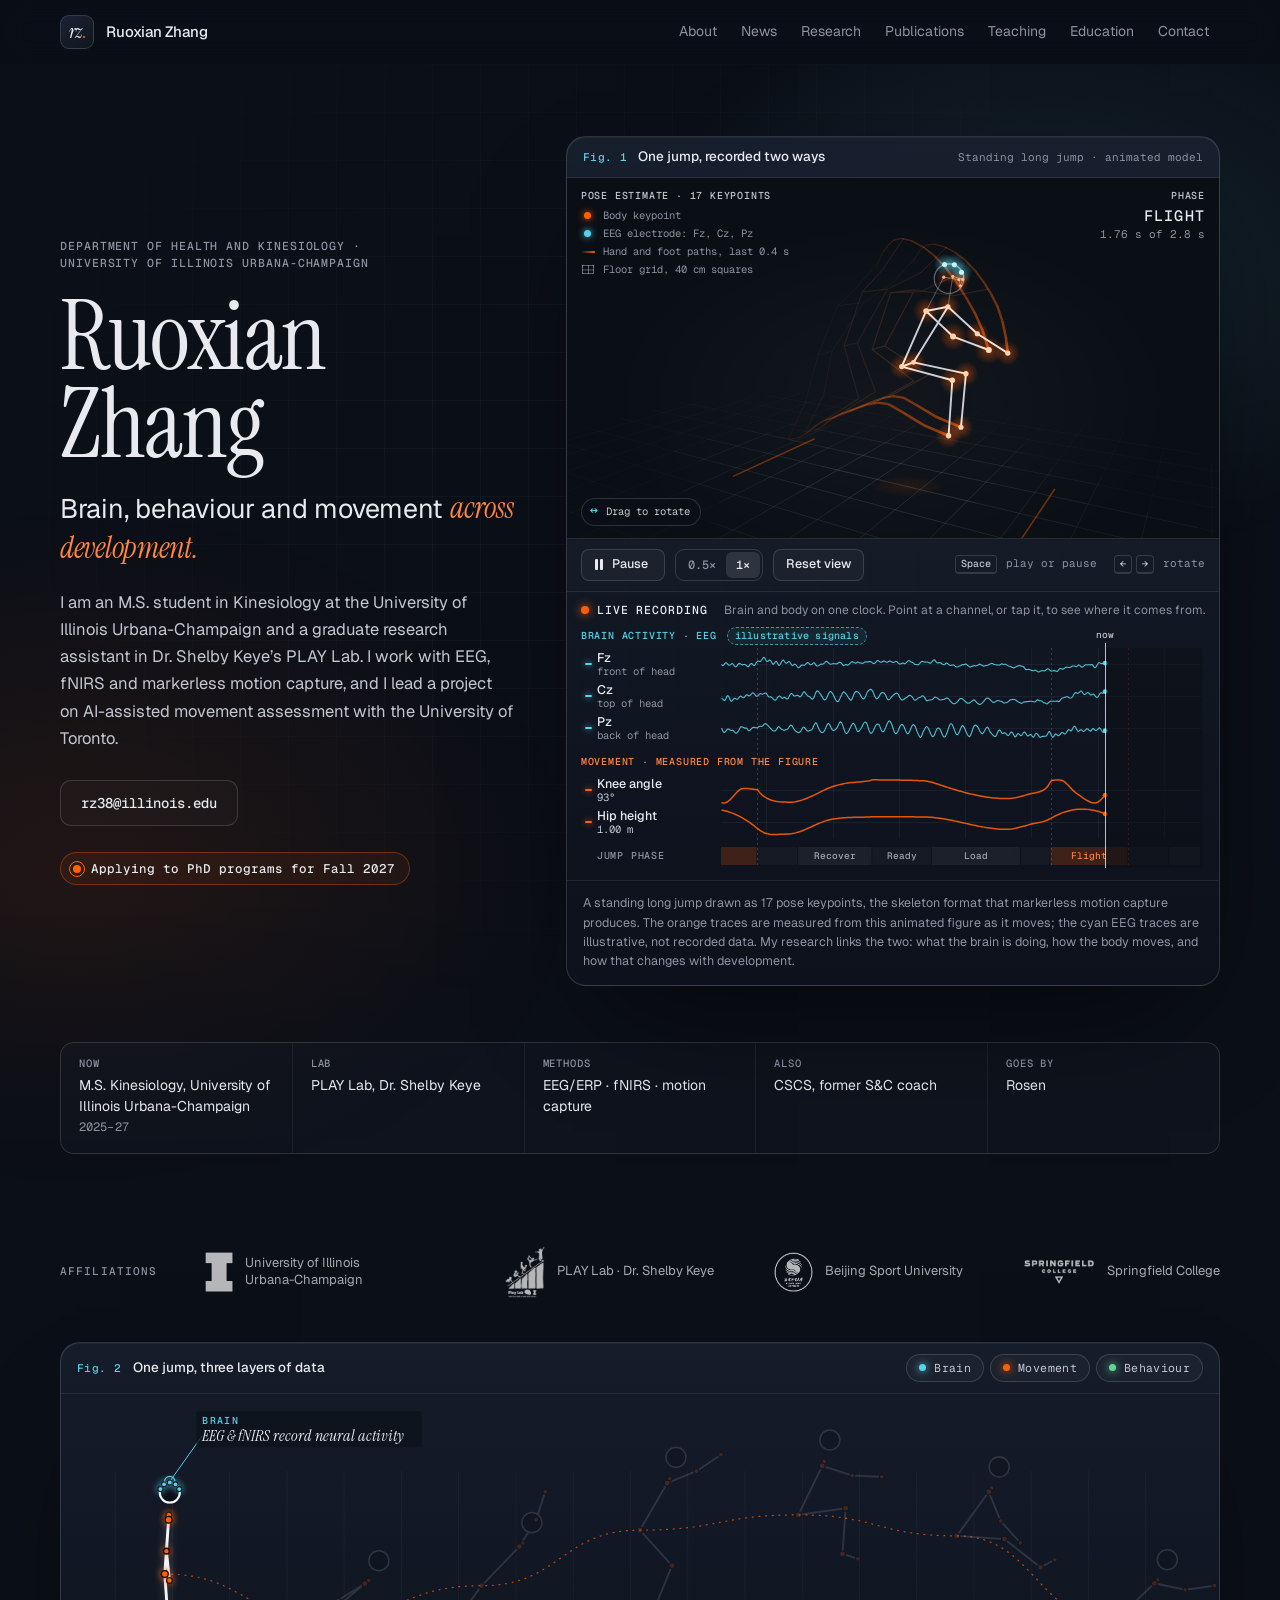
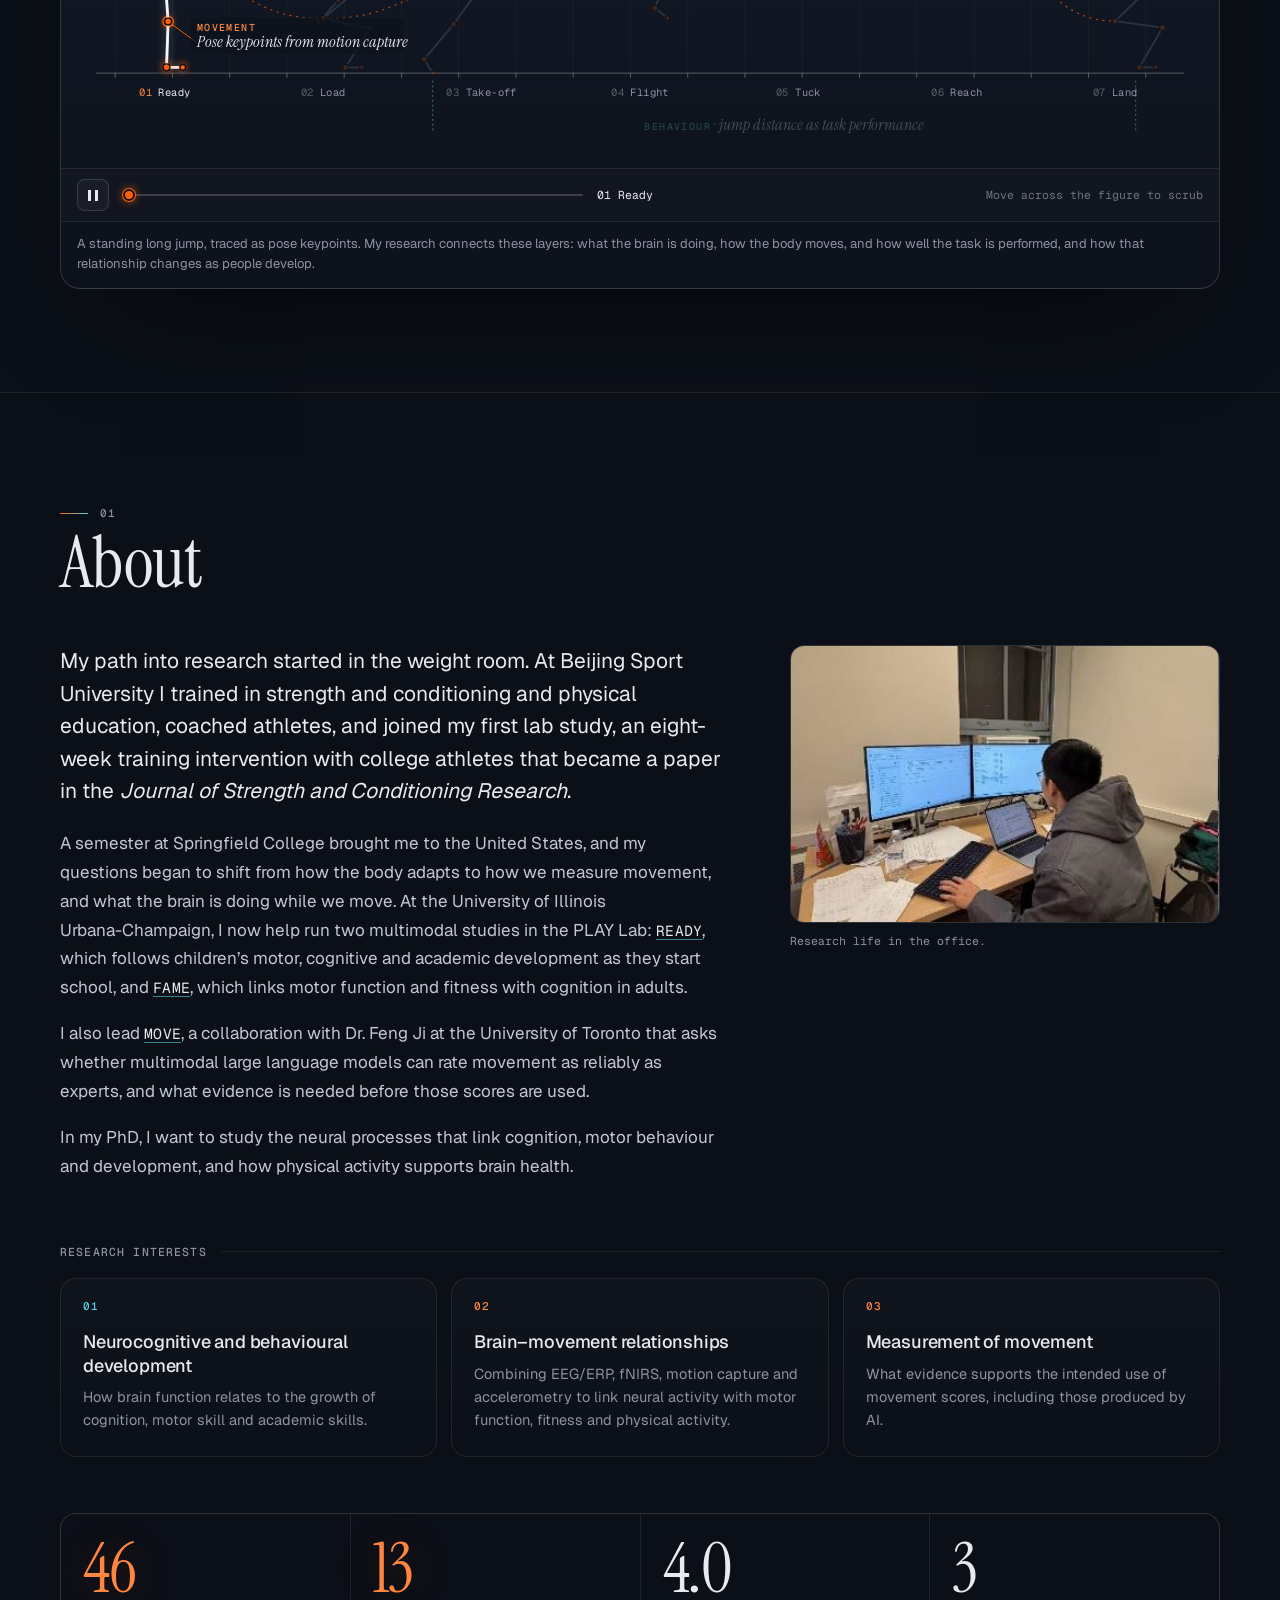
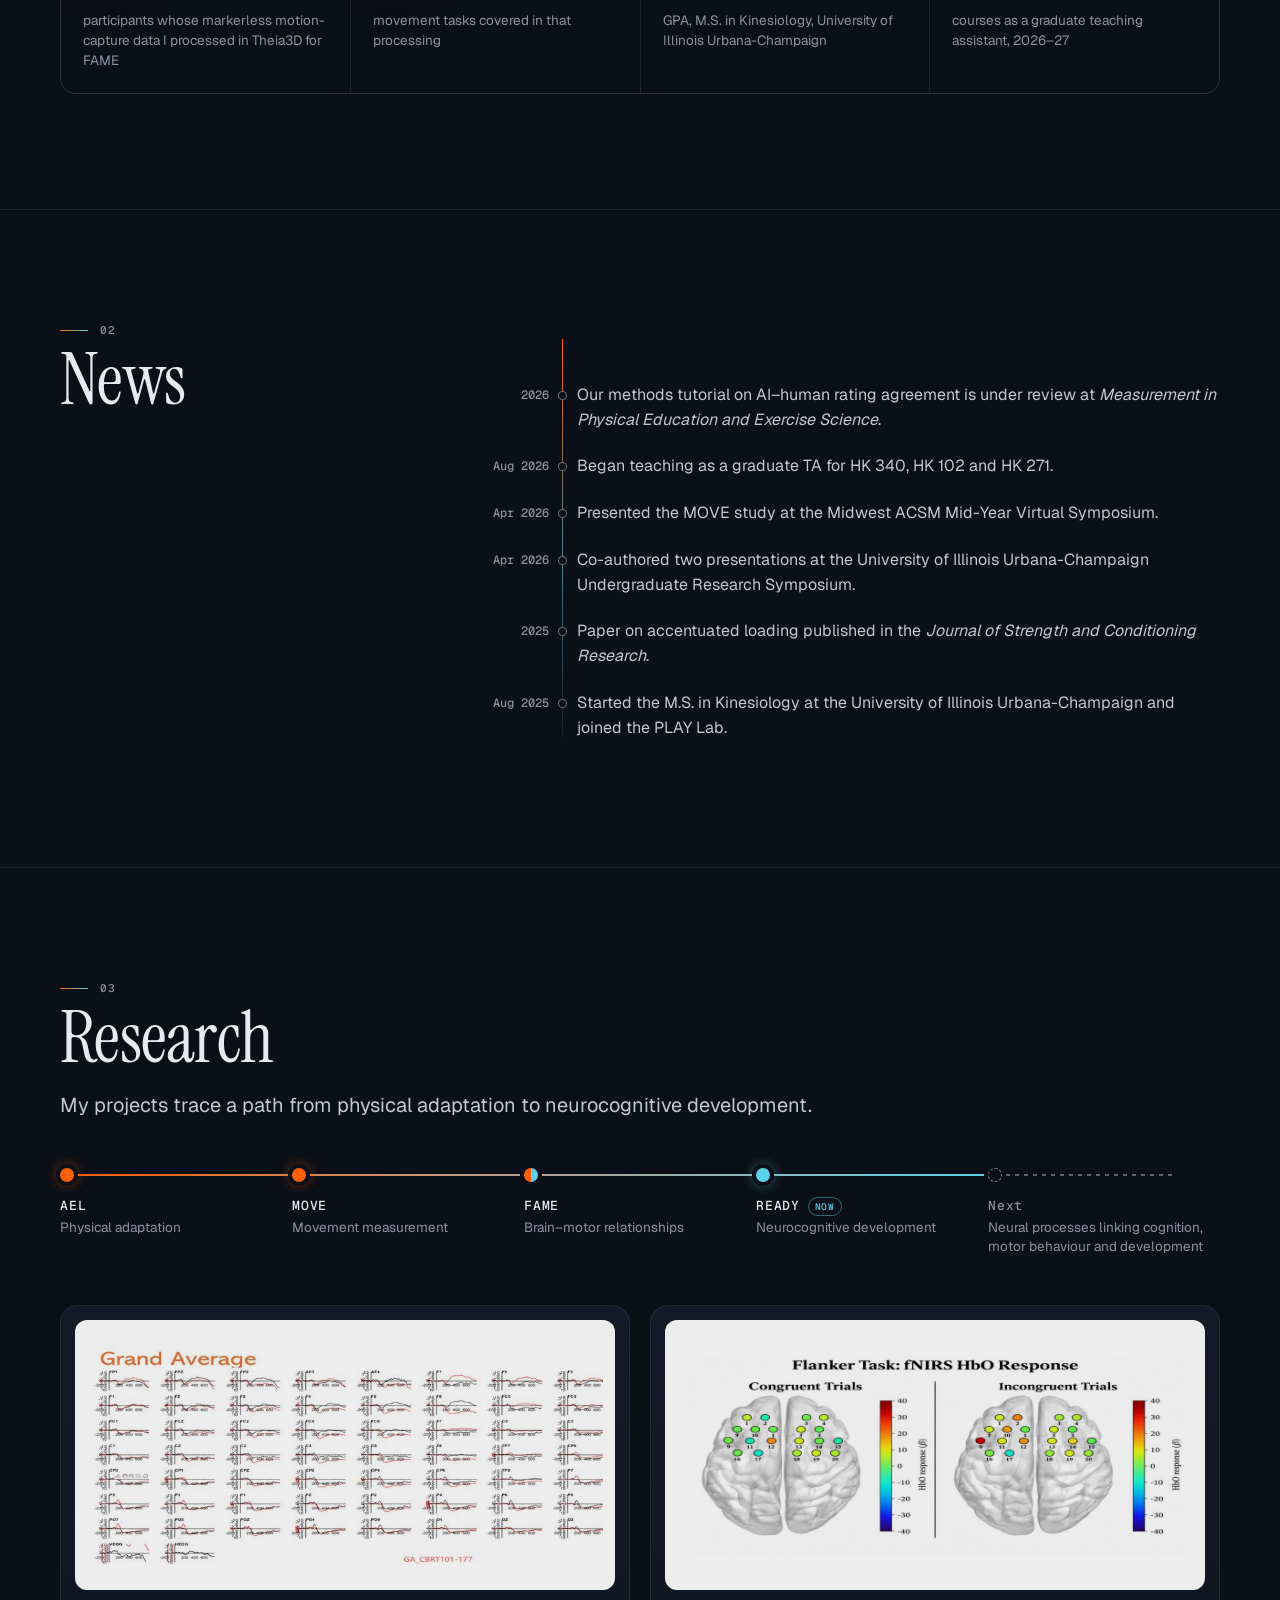
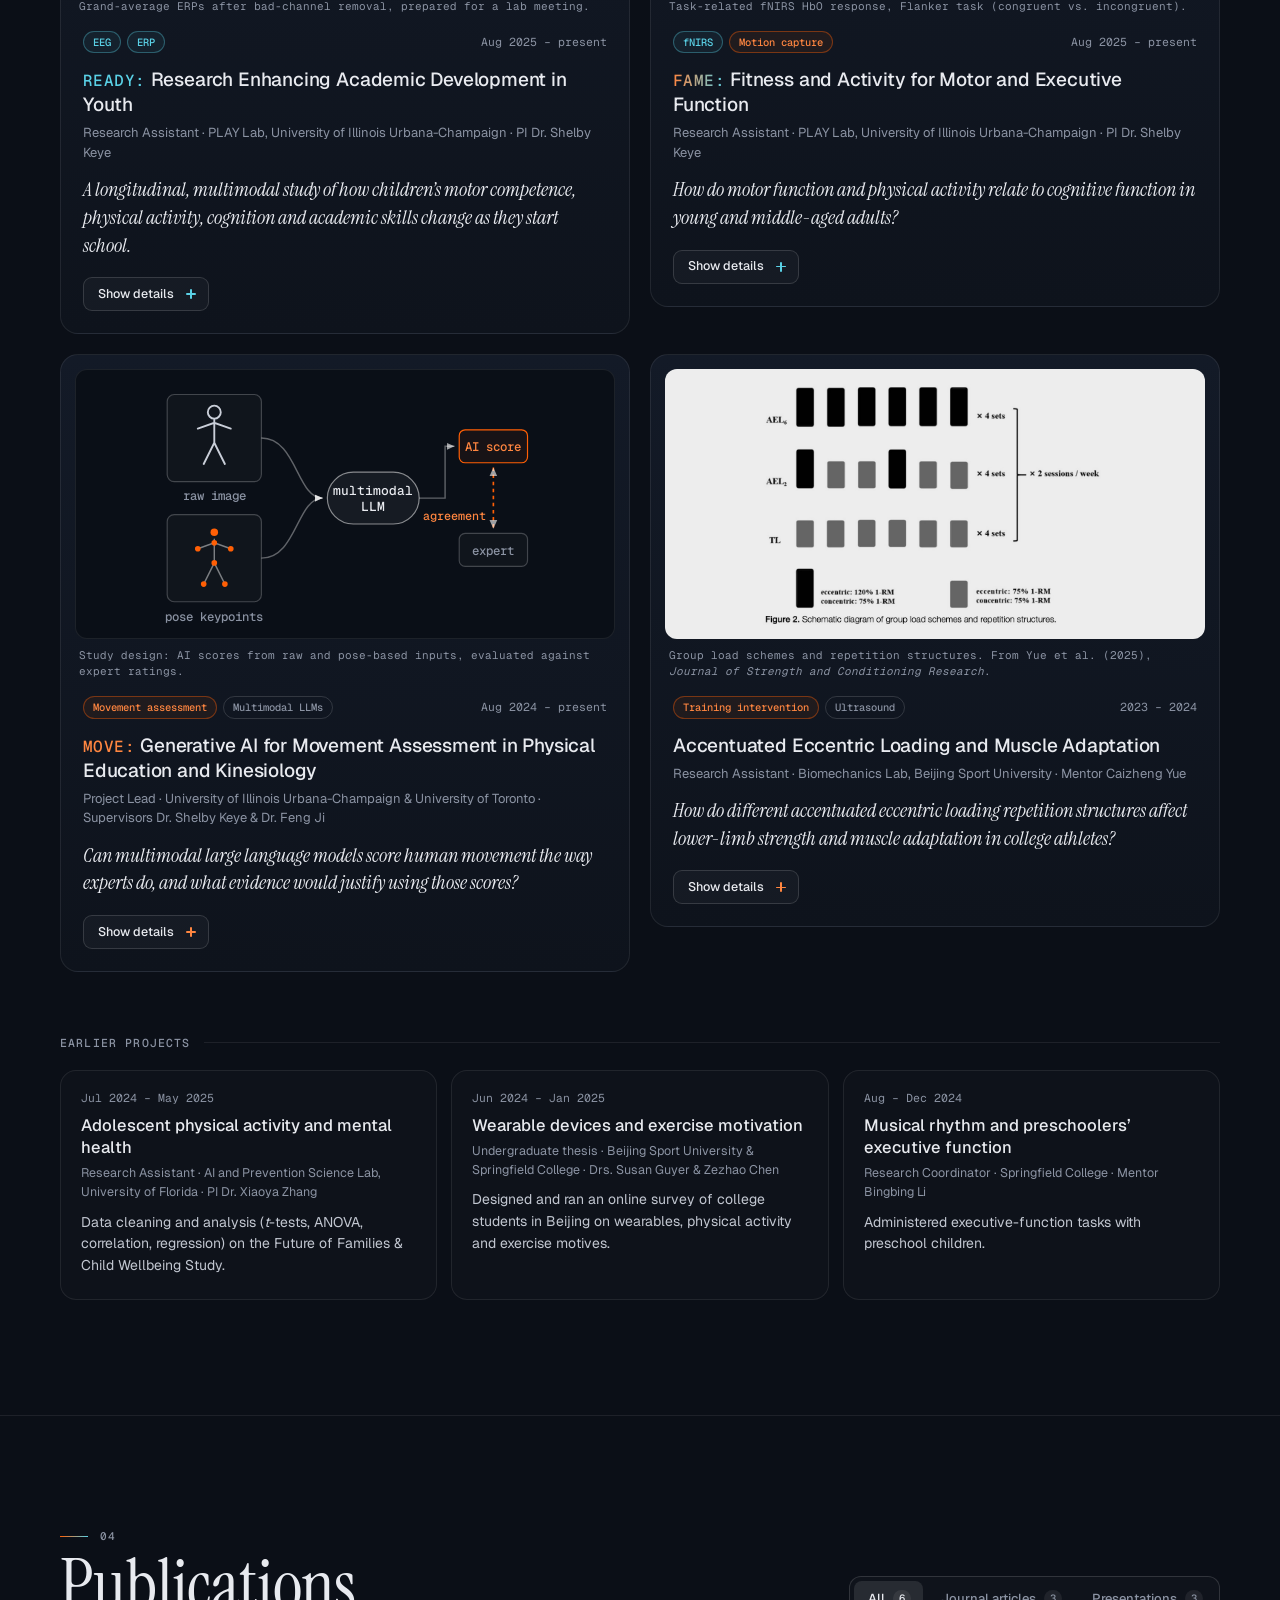
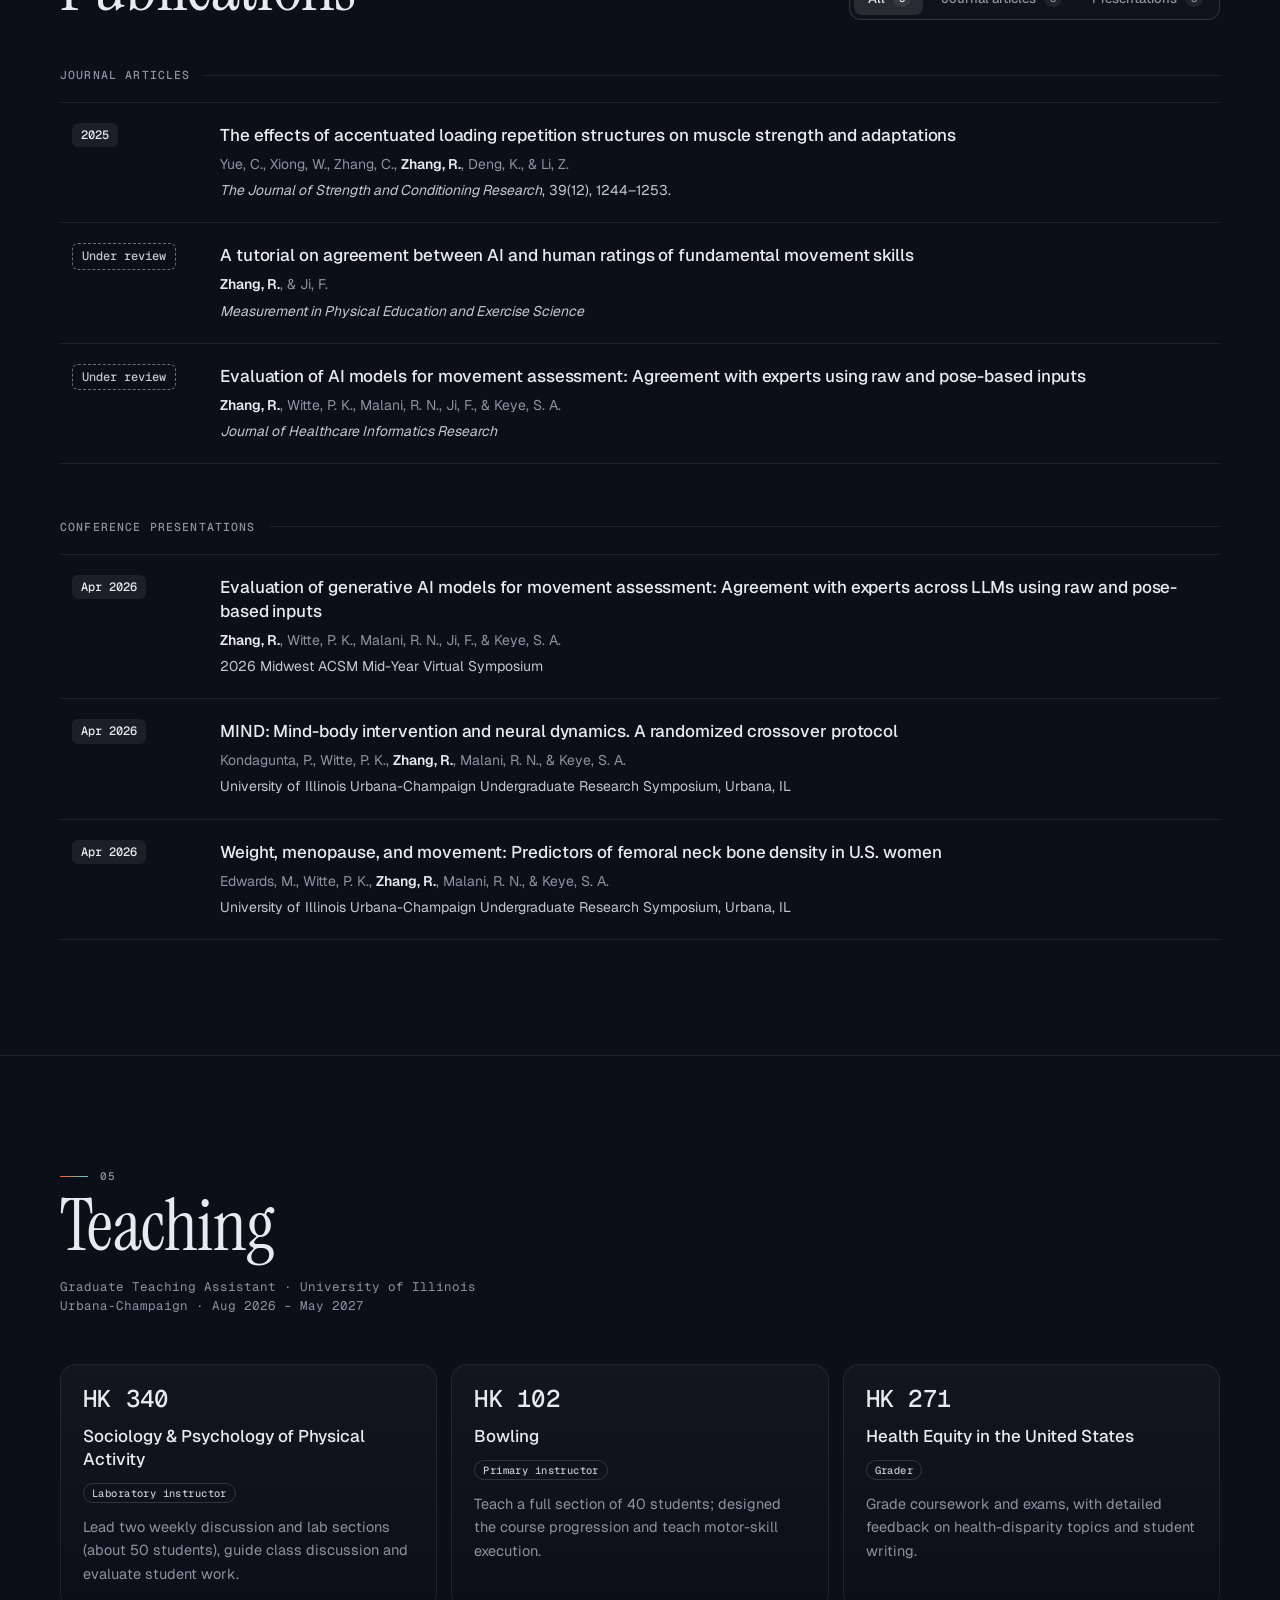
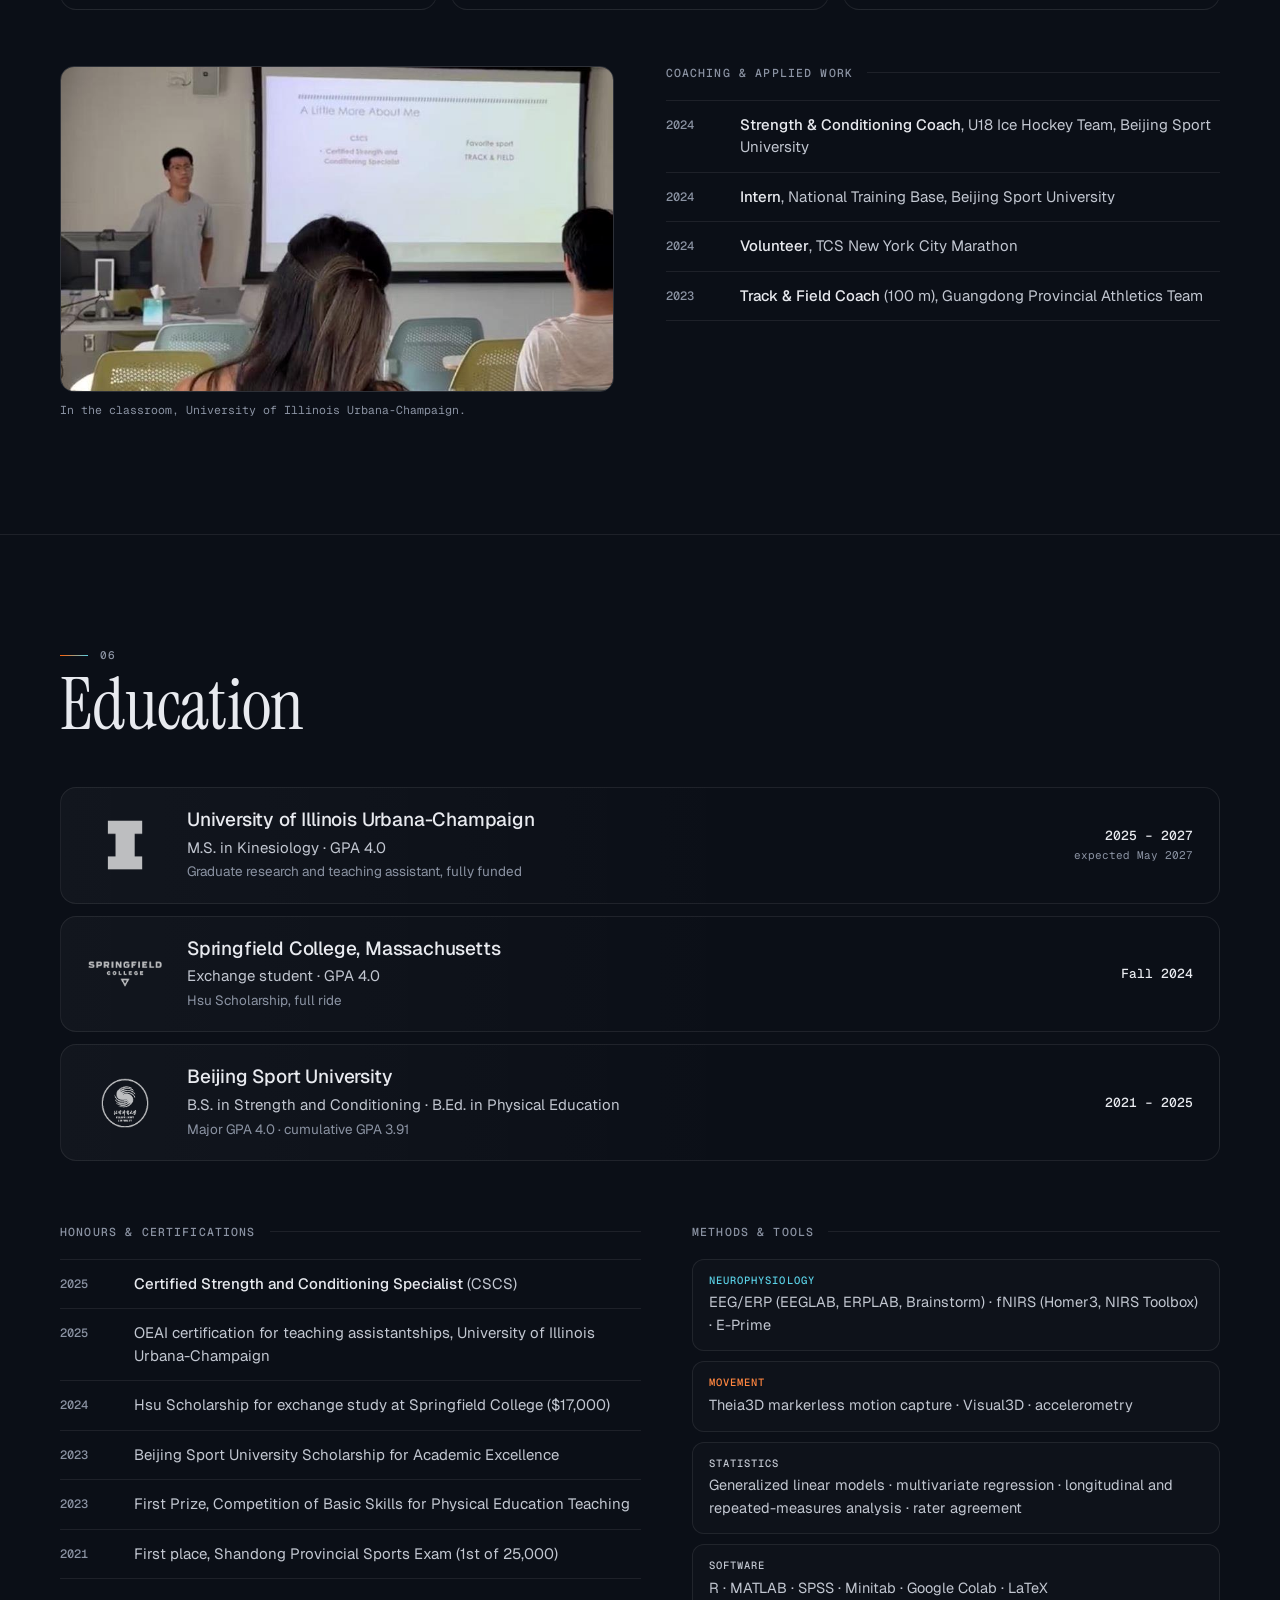
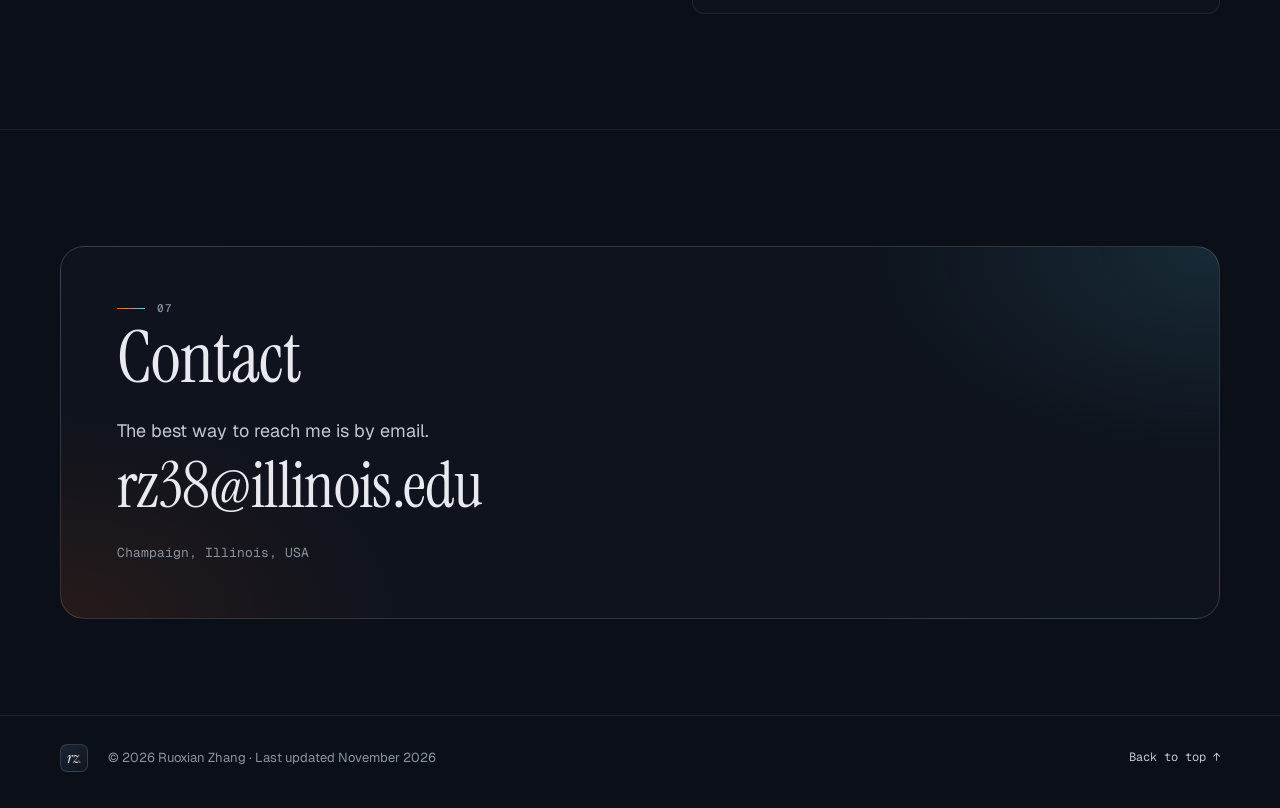
<file: index.html>
<!DOCTYPE html>
<html lang="en">
<head>
  <meta charset="utf-8">
  <meta name="viewport" content="width=device-width, initial-scale=1">
  <meta name="robots" content="noindex, nofollow, noarchive">
  <title>Ruoxian Zhang · Kinesiology, University of Illinois Urbana-Champaign</title>
  <meta name="description" content="Ruoxian (Rosen) Zhang is an M.S. student in Kinesiology at the University of Illinois Urbana-Champaign studying brain, behaviour and movement across development with EEG, fNIRS, motion capture and AI-assisted movement assessment.">
  <meta name="author" content="Ruoxian Zhang">
  <meta property="og:type" content="profile">
  <meta property="og:title" content="Ruoxian Zhang · Kinesiology, University of Illinois Urbana-Champaign">
  <meta property="og:description" content="Brain, behaviour and movement across development. M.S. student in Kinesiology at the University of Illinois Urbana-Champaign, applying to PhD programs for Fall 2027.">
  <meta name="theme-color" content="#0b0f17">
  <meta name="color-scheme" content="dark">
  <link rel="icon" href="assets/favicon.svg" type="image/svg+xml">
  <link rel="preconnect" href="https://fonts.googleapis.com">
  <link rel="preconnect" href="https://fonts.gstatic.com" crossorigin>
  <link href="https://fonts.googleapis.com/css2?family=Geist:wght@300;400;500;600&family=Geist+Mono:wght@400;500&family=Instrument+Serif:ital@0;1&display=swap" rel="stylesheet">
  <link rel="stylesheet" href="styles.css?v=2">
  <script>document.documentElement.classList.add("js");</script>
</head>
<body>
  <a class="skip-link" href="#main">Skip to content</a>

  <header class="site-header">
    <div class="wrap header-inner">
      <a class="lockup" href="#top" aria-label="Ruoxian Zhang, back to top">
        <span class="mark" aria-hidden="true">rz<i>.</i></span>
        <span class="lockup-name">Ruoxian Zhang</span>
      </a>
      <button class="nav-toggle" type="button" aria-expanded="false" aria-controls="site-nav">
        <span class="nav-toggle-bars" aria-hidden="true"></span>
        <span class="nav-toggle-label">Menu</span>
      </button>
      <nav class="site-nav" id="site-nav" aria-label="Main">
        <a href="#about">About</a>
        <a href="#news">News</a>
        <a href="#research">Research</a>
        <a href="#publications">Publications</a>
        <a href="#teaching">Teaching</a>
        <a href="#education">Education</a>
        <a href="#contact">Contact</a>
      </nav>
    </div>
  </header>

  <main id="main">

    <!-- ================= HERO ================= -->
    <section class="hero" id="top" aria-labelledby="hero-name">
      <div class="hero-bg" aria-hidden="true"></div>
      <div class="wrap hero-grid">
        <div class="hero-copy">
          <p class="kicker">Department of Health and Kinesiology · University of Illinois <span class="nw">Urbana-Champaign</span></p>
          <h1 id="hero-name">Ruoxian Zhang</h1>
          <p class="tagline">Brain, behaviour and movement <em>across development.</em></p>
          <p class="intro">
            I am an M.S. student in Kinesiology at the University of Illinois <span class="nw">Urbana-Champaign</span> and a graduate research
            assistant in Dr. Shelby Keye’s PLAY Lab. I work with EEG, fNIRS and markerless motion capture, and I lead a
            project on AI-assisted movement assessment with the University of Toronto.
          </p>
          <div class="hero-actions">
            <a class="btn btn-line" href="mailto:rz38@illinois.edu">rz38@illinois.edu</a>
          </div>
          <p class="status"><span class="status-dot" aria-hidden="true"></span>Applying to PhD programs for Fall 2027</p>
        </div>

        <figure class="rig" id="rig" aria-labelledby="rig-title" aria-describedby="rig-desc">
          <div class="rig-top">
            <p class="rig-title" id="rig-title"><span class="rig-fig">Fig. 1</span> One jump, recorded two ways</p>
            <p class="rig-sub">Standing long jump · animated model</p>
          </div>

          <div class="rig-stage">
          <div class="rig-view" id="rig-view" tabindex="0" role="group" aria-roledescription="interactive figure"
               aria-label="Pose figure of a standing long jump. Drag, or use the left and right arrow keys, to rotate the view. Press Space to play or pause.">
            <canvas class="pose-canvas" id="pose-canvas" aria-hidden="true"></canvas>

            <svg class="rig-fallback" viewBox="0 0 640 360" role="img" aria-label="Pose-keypoint figure in mid-flight during a standing long jump, with three EEG electrode points on the head.">
              <path class="fb-grid" d="M-70 325.3L234.3 221.1M-43 336L256.5 224.4M-13.4 347.8L279.9 227.7M19.2 360.9L304.5 231.3M55.4 375.2L330.5 235.1M95.6 391.3L357.9 239.1M140.6 409.2L386.9 243.3M191.4 429.5L417.5 247.7M249.2 452.5L450.1 252.4M315.4 478.9L484.6 257.4M392 509.4L521.5 262.8M481.8 545.2L560.7 268.5M588.4 587.7L602.7 274.5M-74.3 323.6L693.9 629.7M-23.4 306.4L680.9 545.3M20.4 291.6L671.4 483.8M58.6 278.7L664.2 437M92.1 267.4L658.5 400.2M121.8 257.4L653.9 370.5M148.3 248.4L650.1 346M172.1 240.4L647 325.5M193.5 233.1L644.3 308M213 226.6L642 293M230.7 220.6L639.9 279.9"/>
              <path class="fb-bone" d="M323.5 239.8L359.8 220.6M359.8 220.6L335.1 178.2M311.1 246.1L347.4 226.9M347.4 226.9L325 181.4M335.1 178.2L325 181.4M364.1 127.8L335.1 178.2M345.2 130.5L325 181.4M364.1 127.8L345.2 130.5M364.1 127.8L398.7 117.1M345.2 130.5L370.2 113.3M398.7 117.1L425.6 98.1M370.2 113.3L393.5 87.4M374.7 108.1L376.5 102.4M374.7 108.1L373.2 102.6M376.5 102.4L367.8 100.4M373.2 102.6L360 100.7"/>
              <circle class="fb-head" cx="364.6" cy="102.2" r="12.9"/>
              <g class="fb-kp">
                <circle cx="374.7" cy="108.1" r="2.2"/><circle cx="376.5" cy="102.4" r="2.2"/><circle cx="373.2" cy="102.6" r="2.2"/><circle cx="367.8" cy="100.4" r="2.2"/><circle cx="360" cy="100.7" r="2.2"/><circle cx="364.1" cy="127.8" r="3.2"/><circle cx="345.2" cy="130.5" r="3.2"/><circle cx="398.7" cy="117.1" r="3.2"/><circle cx="370.2" cy="113.3" r="3.2"/><circle cx="425.6" cy="98.1" r="3.2"/><circle cx="393.5" cy="87.4" r="3.2"/><circle cx="335.1" cy="178.2" r="3.2"/><circle cx="325" cy="181.4" r="3.2"/><circle cx="359.8" cy="220.6" r="3.2"/><circle cx="347.4" cy="226.9" r="3.2"/><circle cx="323.5" cy="239.8" r="3.2"/><circle cx="311.1" cy="246.1" r="3.2"/>
              </g>
              <g class="fb-eeg"><circle cx="375.4" cy="96.2" r="3"/><circle cx="369" cy="89.8" r="3"/><circle cx="360.5" cy="89.9" r="3"/></g>
            </svg>

            <div class="hud hud-phase" aria-hidden="true" data-js-only hidden>
              <p class="hud-label">Phase</p>
              <p class="phase-name" id="hud-phase">Ready</p>
              <p class="phase-time" id="hud-time">0.00 s</p>
            </div>
            <p class="hud hud-hint" aria-hidden="true" data-js-only hidden><span class="drag-ico"></span>Drag to rotate</p>
          </div>

          <div class="hud hud-key">
            <p class="hud-label">Pose estimate · 17 keypoints</p>
            <ul class="legend">
              <li><span class="lg lg-joint" aria-hidden="true"></span>Body keypoint</li>
              <li><span class="lg lg-eeg" aria-hidden="true"></span>EEG electrode: Fz, Cz, Pz</li>
              <li data-js-only hidden><span class="lg lg-trail" aria-hidden="true"></span>Hand and foot paths, last 0.4 s</li>
              <li><span class="lg lg-grid" aria-hidden="true"></span>Floor grid, 40 cm squares</li>
            </ul>
          </div>
          </div>

          <div class="rig-controls" data-js-only hidden>
            <button type="button" class="ctl ctl-play" id="ctl-play">
              <span class="ico" aria-hidden="true"></span><span class="ctl-label">Pause</span><span class="sr-only"> animation</span>
            </button>
            <div class="seg" role="group" aria-label="Playback speed">
              <button type="button" class="seg-btn" data-speed="0.5" aria-pressed="false">0.5×</button>
              <button type="button" class="seg-btn" data-speed="1" aria-pressed="true">1×</button>
            </div>
            <button type="button" class="ctl ctl-reset" id="ctl-reset">Reset view</button>
            <p class="ctl-keys" aria-hidden="true"><kbd>Space</kbd> play or pause <kbd>←</kbd><kbd>→</kbd> rotate</p>
          </div>

          <div class="strip" data-js-only hidden>
            <div class="strip-head">
              <p class="strip-title"><span class="rec" aria-hidden="true"></span>Live recording</p>
              <p class="strip-note">Brain and body on one clock. Point at a channel, or tap it, to see where it comes from.</p>
            </div>
            <div class="strip-body" id="strip-body">
              <canvas class="strip-canvas" id="strip-canvas" aria-hidden="true"></canvas>
              <p class="lane-group lane-group-brain"><span>Brain activity · EEG</span><span class="tag">illustrative signals</span></p>
              <button type="button" class="lane lane-brain" data-chan="fz" aria-pressed="false">
                <span class="lane-label"><span class="lane-name">Fz</span><span class="lane-desc">front of head</span></span>
              </button>
              <button type="button" class="lane lane-brain" data-chan="cz" aria-pressed="false">
                <span class="lane-label"><span class="lane-name">Cz</span><span class="lane-desc">top of head</span></span>
              </button>
              <button type="button" class="lane lane-brain" data-chan="pz" aria-pressed="false">
                <span class="lane-label"><span class="lane-name">Pz</span><span class="lane-desc">back of head</span></span>
              </button>
              <p class="lane-group lane-group-move"><span>Movement · measured from the figure</span></p>
              <button type="button" class="lane lane-move" data-chan="knee" aria-pressed="false">
                <span class="lane-label"><span class="lane-name">Knee angle</span><span class="lane-desc lane-val" aria-hidden="true">–</span><span class="sr-only">, both knees</span></span>
              </button>
              <button type="button" class="lane lane-move" data-chan="hip" aria-pressed="false">
                <span class="lane-label"><span class="lane-name">Hip height</span><span class="lane-desc lane-val" aria-hidden="true">–</span><span class="sr-only">, above the floor</span></span>
              </button>
              <p class="lane-phase"><span>Jump phase</span></p>
            </div>
          </div>

          <figcaption class="rig-cap" id="rig-desc">
            A standing long jump drawn as 17 pose keypoints, the skeleton format that markerless motion capture produces.
            <span class="js-only">The orange traces are measured from this animated figure as it moves; the cyan EEG traces are illustrative, not
            recorded data.</span> My research links the two: what the brain is doing, how the body moves, and how that changes
            with development.
          </figcaption>
        </figure>
      </div>

      <div class="wrap">
        <dl class="glance" aria-label="At a glance">
          <div><dt>Now</dt><dd>M.S. Kinesiology, University of Illinois <span class="nw">Urbana-Champaign</span> <span class="mono">2025–27</span></dd></div>
          <div><dt>Lab</dt><dd>PLAY Lab, Dr. Shelby Keye</dd></div>
          <div><dt>Methods</dt><dd>EEG/ERP · fNIRS · motion capture</dd></div>
          <div><dt>Also</dt><dd>CSCS, former S&amp;C coach</dd></div>
          <div><dt>Goes by</dt><dd>Rosen</dd></div>
        </dl>
      </div>
    </section>

    <!-- ================= AFFILIATIONS ================= -->
    <section class="affil" aria-labelledby="affil-h">
      <div class="wrap affil-inner">
        <h2 class="affil-label" id="affil-h">Affiliations</h2>
        <ul class="logos">
          <li><img src="assets/img/logos/illinois.png" alt="" width="194" height="277" class="logo-i"><span>University of Illinois <span class="nw">Urbana-Champaign</span></span></li>
          <li><img src="assets/img/logos/playlab.png" alt="" width="407" height="524" class="logo-play"><span>PLAY Lab · Dr. Shelby Keye</span></li>
          <li><img src="assets/img/logos/bsu.png" alt="" width="141" height="144" class="logo-bsu"><span>Beijing Sport University</span></li>
          <li><img src="assets/img/logos/springfield.png" alt="" width="211" height="76" class="logo-spring"><span>Springfield College</span></li>
        </ul>
      </div>
    </section>

    <!-- ================= FIG. 2 · ONE JUMP, THREE LAYERS ================= -->
    <section class="jump-sec" aria-label="One jump, three layers of data">
      <div class="wrap">
        <figure class="jump" id="jump">
          <div class="jump-head">
            <p class="jump-title"><span class="jump-fig">Fig. 2</span> One jump, three layers of data</p>
            <div class="jump-chips" role="group" aria-label="Highlight a layer">
              <button type="button" class="jchip jchip-brain" data-layer="brain"><span class="jchip-dot" aria-hidden="true"></span>Brain</button>
              <button type="button" class="jchip jchip-move" data-layer="move"><span class="jchip-dot" aria-hidden="true"></span>Movement</button>
              <button type="button" class="jchip jchip-behav" data-layer="behav"><span class="jchip-dot" aria-hidden="true"></span>Behaviour</button>
            </div>
          </div>
          <div class="jump-stage">
<!--JUMP-->
<svg class="jump-svg" viewBox="0 0 1180 380" role="img" aria-labelledby="jump-title jump-desc">
<title id="jump-title">A standing long jump traced as pose keypoints</title>
<desc id="jump-desc">Seven pose-keypoint figures show a standing long jump from the ready position to landing. Labels mark the three parts of my research: brain activity recorded at the head with EEG and fNIRS, movement captured as body keypoints, and behaviour measured as jump distance.</desc>
<defs><marker id="j-arr" viewBox="0 0 10 10" refX="5" refY="5" markerWidth="7" markerHeight="7" orient="auto-start-reverse"><path d="M1 1L9 5L1 9" fill="none" stroke="currentColor" stroke-width="1.4"/></marker></defs>
<path class="j-grid" d="M40 70V282 M100 70V282 M160 70V282 M220 70V282 M280 70V282 M340 70V282 M400 70V282 M460 70V282 M520 70V282 M580 70V282 M640 70V282 M700 70V282 M760 70V282 M820 70V282 M880 70V282 M940 70V282 M1000 70V282 M1060 70V282 M1120 70V282"/>
<line class="j-ground" x1="20" y1="282" x2="1160" y2="282"/>
<path class="j-tick" d="M40 282v5 M100 282v5 M160 282v5 M220 282v5 M280 282v5 M340 282v5 M400 282v5 M460 282v5 M520 282v5 M580 282v5 M640 282v5 M700 282v5 M760 282v5 M820 282v5 M880 282v5 M940 282v5 M1000 282v5 M1060 282v5 M1120 282v5"/>
<path class="j-com" d="M92.0 178.2 C175.0 178.2 175.0 224.9 258.0 224.9 C341.0 224.9 341.0 190.4 424.0 190.4 C507.0 190.4 507.0 132.2 590.0 132.2 C673.0 132.2 673.0 116.2 756.0 116.2 C839.0 116.2 839.0 138.2 922.0 138.2 C1005.0 138.2 1005.0 227.5 1088.0 227.5"/>
<g class="jf" data-i="0" style="--i:0;--o:0.36">
<path class="j-bone" d="M92.0 178.2L96.3 116.3 M96.0 121.3L93.7 154.2 M93.7 154.2L96.9 185.0 M92.0 178.2L95.5 228.0 M95.5 228.0L93.8 276.0 M93.8 276.0L110.8 276.0"/>
<circle class="j-head" cx="97.2" cy="92.8" r="10.5"/>
<circle class="j-kp" cx="96.3" cy="116.3" r="2.5"/>
<circle class="j-kp" cx="96.0" cy="121.3" r="3.1"/>
<circle class="j-kp" cx="93.7" cy="154.2" r="2.5"/>
<circle class="j-kp" cx="96.9" cy="185.0" r="2.5"/>
<circle class="j-kp" cx="92.0" cy="178.2" r="3.1"/>
<circle class="j-kp" cx="95.5" cy="228.0" r="3.1"/>
<circle class="j-kp" cx="93.8" cy="276.0" r="3.1"/>
<circle class="j-kp" cx="110.8" cy="276.0" r="2.5"/>
</g>
<g class="jf" data-i="1" style="--i:1;--o:0.5">
<path class="j-bone" d="M258.0 224.9L305.5 185.0 M301.7 188.3L273.7 205.7 M273.7 205.7L252.9 228.8 M258.0 224.9L306.9 235.3 M306.9 235.3L281.5 276.0 M281.5 276.0L298.5 276.0"/>
<circle class="j-head" cx="316.3" cy="164.2" r="10.5"/>
<circle class="j-kp" cx="305.5" cy="185.0" r="2.5"/>
<circle class="j-kp" cx="301.7" cy="188.3" r="3.1"/>
<circle class="j-kp" cx="273.7" cy="205.7" r="2.5"/>
<circle class="j-kp" cx="252.9" cy="228.8" r="2.5"/>
<circle class="j-kp" cx="258.0" cy="224.9" r="3.1"/>
<circle class="j-kp" cx="306.9" cy="235.3" r="3.1"/>
<circle class="j-kp" cx="281.5" cy="276.0" r="3.1"/>
<circle class="j-kp" cx="298.5" cy="276.0" r="2.5"/>
</g>
<g class="jf" data-i="2" style="--i:2;--o:0.46">
<path class="j-bone" d="M424.0 190.4L467.1 145.8 M463.6 149.4L481.1 121.4 M481.1 121.4L490.7 91.9 M424.0 190.4L394.6 230.8 M394.6 230.8L363.8 267.6 M363.8 267.6L372.8 282.0"/>
<circle class="j-head" cx="476.7" cy="124.3" r="10.5"/>
<circle class="j-kp" cx="467.1" cy="145.8" r="2.5"/>
<circle class="j-kp" cx="463.6" cy="149.4" r="3.1"/>
<circle class="j-kp" cx="481.1" cy="121.4" r="2.5"/>
<circle class="j-kp" cx="490.7" cy="91.9" r="2.5"/>
<circle class="j-kp" cx="424.0" cy="190.4" r="3.1"/>
<circle class="j-kp" cx="394.6" cy="230.8" r="3.1"/>
<circle class="j-kp" cx="363.8" cy="267.6" r="3.1"/>
<circle class="j-kp" cx="372.8" cy="282.0" r="2.5"/>
</g>
<g class="jf" data-i="3" style="--i:3;--o:0.5">
<path class="j-bone" d="M590.0 132.2L621.0 78.5 M618.5 82.8L649.1 70.4 M649.1 70.4L674.8 53.1 M590.0 132.2L623.5 169.3 M623.5 169.3L605.5 213.8 M605.5 213.8L618.9 224.3"/>
<circle class="j-head" cx="627.7" cy="55.9" r="10.5"/>
<circle class="j-kp" cx="621.0" cy="78.5" r="2.5"/>
<circle class="j-kp" cx="618.5" cy="82.8" r="3.1"/>
<circle class="j-kp" cx="649.1" cy="70.4" r="2.5"/>
<circle class="j-kp" cx="674.8" cy="53.1" r="2.5"/>
<circle class="j-kp" cx="590.0" cy="132.2" r="3.1"/>
<circle class="j-kp" cx="623.5" cy="169.3" r="3.1"/>
<circle class="j-kp" cx="605.5" cy="213.8" r="3.1"/>
<circle class="j-kp" cx="618.9" cy="224.3" r="2.5"/>
</g>
<g class="jf jf-hl" data-i="4" style="--i:4;--o:1">
<path class="j-bone" d="M756.0 116.2L783.2 60.4 M781.0 64.9L812.4 75.1 M812.4 75.1L843.4 76.2 M756.0 116.2L805.5 109.2 M805.5 109.2L802.2 157.1 M802.2 157.1L818.3 162.3"/>
<circle class="j-head" cx="789.0" cy="37.7" r="10.5"/>
<circle class="j-kp" cx="783.2" cy="60.4" r="2.5"/>
<circle class="j-kp" cx="781.0" cy="64.9" r="3.1"/>
<circle class="j-kp" cx="812.4" cy="75.1" r="2.5"/>
<circle class="j-kp" cx="843.4" cy="76.2" r="2.5"/>
<circle class="j-kp" cx="756.0" cy="116.2" r="3.1"/>
<circle class="j-kp" cx="805.5" cy="109.2" r="3.1"/>
<circle class="j-kp" cx="802.2" cy="157.1" r="3.1"/>
<circle class="j-kp" cx="818.3" cy="162.3" r="2.5"/>
<circle class="j-eeg j-static" cx="779.1" cy="34.1" r="2.3"/>
<circle class="j-eeg j-static" cx="783.0" cy="29.1" r="2.3"/>
<circle class="j-eeg j-static" cx="789.0" cy="27.2" r="2.3"/>
<circle class="j-eeg j-static" cx="795.0" cy="29.1" r="2.3"/>
<circle class="j-eeg j-static" cx="798.9" cy="34.1" r="2.3"/>
</g>
<g class="jf" data-i="5" style="--i:5;--o:0.5">
<path class="j-bone" d="M922.0 138.2L958.4 88.0 M955.5 92.0L967.9 122.6 M967.9 122.6L988.6 145.7 M922.0 138.2L971.9 141.6 M971.9 141.6L1009.7 171.2 M1009.7 171.2L1024.7 163.2"/>
<circle class="j-head" cx="966.4" cy="65.9" r="10.5"/>
<circle class="j-kp" cx="958.4" cy="88.0" r="2.5"/>
<circle class="j-kp" cx="955.5" cy="92.0" r="3.1"/>
<circle class="j-kp" cx="967.9" cy="122.6" r="2.5"/>
<circle class="j-kp" cx="988.6" cy="145.7" r="2.5"/>
<circle class="j-kp" cx="922.0" cy="138.2" r="3.1"/>
<circle class="j-kp" cx="971.9" cy="141.6" r="3.1"/>
<circle class="j-kp" cx="1009.7" cy="171.2" r="3.1"/>
<circle class="j-kp" cx="1024.7" cy="163.2" r="2.5"/>
</g>
<g class="jf" data-i="6" style="--i:6;--o:0.42">
<path class="j-bone" d="M1088.0 227.5L1132.6 184.4 M1129.0 187.9L1161.3 194.7 M1161.3 194.7L1192.0 190.4 M1088.0 227.5L1137.5 234.4 M1137.5 234.4L1113.5 276.0 M1113.5 276.0L1130.5 276.0"/>
<circle class="j-head" cx="1142.6" cy="163.2" r="10.5"/>
<circle class="j-kp" cx="1132.6" cy="184.4" r="2.5"/>
<circle class="j-kp" cx="1129.0" cy="187.9" r="3.1"/>
<circle class="j-kp" cx="1161.3" cy="194.7" r="2.5"/>
<circle class="j-kp" cx="1192.0" cy="190.4" r="2.5"/>
<circle class="j-kp" cx="1088.0" cy="227.5" r="3.1"/>
<circle class="j-kp" cx="1137.5" cy="234.4" r="3.1"/>
<circle class="j-kp" cx="1113.5" cy="276.0" r="3.1"/>
<circle class="j-kp" cx="1130.5" cy="276.0" r="2.5"/>
</g>
<text class="j-phase" data-i="0" x="92" y="306" text-anchor="middle"><tspan class="j-phase-n">01</tspan> Ready</text>
<text class="j-phase" data-i="1" x="258" y="306" text-anchor="middle"><tspan class="j-phase-n">02</tspan> Load</text>
<text class="j-phase" data-i="2" x="424" y="306" text-anchor="middle"><tspan class="j-phase-n">03</tspan> Take-off</text>
<text class="j-phase" data-i="3" x="590" y="306" text-anchor="middle"><tspan class="j-phase-n">04</tspan> Flight</text>
<text class="j-phase" data-i="4" x="756" y="306" text-anchor="middle"><tspan class="j-phase-n">05</tspan> Tuck</text>
<text class="j-phase" data-i="5" x="922" y="306" text-anchor="middle"><tspan class="j-phase-n">06</tspan> Reach</text>
<text class="j-phase" data-i="6" x="1088" y="306" text-anchor="middle"><tspan class="j-phase-n">07</tspan> Land</text>
<g class="j-ann a-behav">
<path class="j-dimext" d="M372.8 290V344M1109.5 290V344"/>
<line class="j-dim" id="j-dim" x1="372.8" y1="338" x2="1109.5" y2="338" marker-start="url(#j-arr)" marker-end="url(#j-arr)"/>
<rect class="j-tagbg" x="589.1" y="328" width="304" height="20" rx="2"/>
<text class="j-dimtext" x="741.1" y="342" text-anchor="middle"><tspan class="j-kick">BEHAVIOUR</tspan> · jump distance as task performance</text>
</g>
<g class="j-ann a-brain" id="j-tag-brain">
<path class="j-lead" d="M789.0 26.2 L823.0 -12.3"/>
<circle class="j-target" cx="789.0" cy="26.2" r="5.5"/>
<rect class="j-tagbg" x="817.0" y="-38.3" width="236" height="38" rx="2"/>
<text class="j-kick" x="823.0" y="-24.3">BRAIN</text>
<text class="j-desc" x="823.0" y="-7.3">EEG &amp; fNIRS record neural activity</text>
</g>
<g class="j-ann a-move" id="j-tag-move">
<path class="j-lead" d="M805.5 109.2 L835.5 157.2"/>
<circle class="j-target" cx="805.5" cy="109.2" r="5.5"/>
<rect class="j-tagbg" x="829.5" y="131.2" width="222" height="38" rx="2"/>
<text class="j-kick" x="835.5" y="145.2">MOVEMENT</text>
<text class="j-desc" x="835.5" y="162.2">Pose keypoints from motion capture</text>
</g>
<g class="j-live" id="j-live" aria-hidden="true">
<path class="j-live-bone" id="j-live-bone" d=""/>
<circle class="j-live-head" id="j-live-head" cx="-50" cy="-50" r="10.5"/>
<circle class="j-live-kp" data-k="neck" cx="-50" cy="-50" r="3"/>
<circle class="j-live-kp" data-k="sh" cx="-50" cy="-50" r="3.6"/>
<circle class="j-live-kp" data-k="el" cx="-50" cy="-50" r="3"/>
<circle class="j-live-kp" data-k="wr" cx="-50" cy="-50" r="3"/>
<circle class="j-live-kp" data-k="hip" cx="-50" cy="-50" r="3.6"/>
<circle class="j-live-kp" data-k="kn" cx="-50" cy="-50" r="3.6"/>
<circle class="j-live-kp" data-k="an" cx="-50" cy="-50" r="3.6"/>
<circle class="j-live-kp" data-k="toe" cx="-50" cy="-50" r="3"/>
<circle class="j-live-eeg" data-n="0" cx="-50" cy="-50" r="2.6"/>
<circle class="j-live-eeg" data-n="1" cx="-50" cy="-50" r="2.6"/>
<circle class="j-live-eeg" data-n="2" cx="-50" cy="-50" r="2.6"/>
<circle class="j-live-eeg" data-n="3" cx="-50" cy="-50" r="2.6"/>
<circle class="j-live-eeg" data-n="4" cx="-50" cy="-50" r="2.6"/>
</g>
</svg>
<script type="application/json" id="jump-data">{"W":1180,"ground":282,"L":{"neck":13,"head_r":10.5,"trunk":62,"ua":33,"fa":31,"th":50,"sh":48,"foot":17,"ankle":6,"shoulder_drop":5},"xs":[92,258,424,590,756,922,1088],"names":["Ready","Load","Take-off","Flight","Tuck","Reach","Land"],"frames":[{"hip":[92,178.15],"t":4,"h":4,"s":-2,"ua":-4,"fa":6,"foot":0},{"hip":[258,224.9],"t":50,"h":78,"s":-32,"ua":-58,"fa":-42,"foot":0},{"hip":[424,190.36],"t":44,"h":-36,"s":-40,"ua":148,"fa":162,"foot":58},{"hip":[590,132.15],"t":30,"h":42,"s":-22,"ua":112,"fa":124,"foot":38},{"hip":[756,116.15],"t":26,"h":98,"s":-4,"ua":72,"fa":88,"foot":18},{"hip":[922,138.15],"t":36,"h":86,"s":52,"ua":22,"fa":42,"foot":-28},{"hip":[1088,227.47],"t":46,"h":82,"s":-30,"ua":78,"fa":98,"foot":0}],"dim":[372.8,1109.5]}</script>
<!--/JUMP-->
          </div>
          <div class="jump-controls" hidden>
            <button type="button" class="ctl jump-play" aria-pressed="true" aria-label="Pause animation"><span class="ico" aria-hidden="true"></span></button>
            <input class="jump-scrub" type="range" min="0" max="600" step="1" value="0" aria-label="Scrub through the jump">
            <output class="jump-phase" aria-live="off">01 Ready</output>
            <span class="jump-hint">Move across the figure to scrub</span>
          </div>
          <figcaption class="jump-cap">
            A standing long jump, traced as pose keypoints. My research connects these layers: what the brain is doing,
            how the body moves, and how well the task is performed, and how that relationship changes as people develop.
          </figcaption>
        </figure>
      </div>
    </section>

    <!-- ================= ABOUT ================= -->
    <section class="sec" id="about" aria-labelledby="about-h">
      <div class="wrap">
        <header class="sec-head">
          <p class="sec-idx">01</p>
          <h2 id="about-h">About</h2>
        </header>

        <div class="about-grid">
          <div class="prose">
            <p class="lead-p">
              My path into research started in the weight room. At Beijing Sport University I trained in strength and
              conditioning and physical education, coached athletes, and joined my first lab study, an eight-week training
              intervention with college athletes that became a paper in the <em>Journal of Strength and Conditioning Research</em>.
            </p>
            <p>
              A semester at Springfield College brought me to the United States, and my questions began to shift from how the
              body adapts to how we measure movement, and what the brain is doing while we move. At the University of Illinois
              <span class="nw">Urbana-Champaign</span>, I now help run two multimodal studies in the PLAY Lab: <a href="#ready">READY</a>, which follows
              children’s motor, cognitive and academic development as they start school, and <a href="#fame">FAME</a>, which
              links motor function and fitness with cognition in adults.
            </p>
            <p>
              I also lead <a href="#move">MOVE</a>, a collaboration with Dr. Feng Ji at the University of Toronto that asks
              whether multimodal large language models can rate movement as reliably as experts, and what evidence is needed
              before those scores are used.
            </p>
            <p>
              In my PhD, I want to study the neural processes that link cognition, motor behaviour and development, and how
              physical activity supports brain health.
            </p>
          </div>
          <figure class="photo about-photo">
            <img src="assets/img/lab.jpg" alt="Ruoxian working at a dual-monitor data-analysis workstation" width="391" height="252" loading="lazy">
            <figcaption>Research life in the office.</figcaption>
          </figure>
        </div>

        <h3 class="sub">Research interests</h3>
        <ol class="interests">
          <li class="glow" data-acc="brain">
            <span class="int-n">01</span>
            <h4>Neurocognitive and behavioural development</h4>
            <p>How brain function relates to the growth of cognition, motor skill and academic skills.</p>
          </li>
          <li class="glow" data-acc="both">
            <span class="int-n">02</span>
            <h4>Brain–movement relationships</h4>
            <p>Combining EEG/ERP, fNIRS, motion capture and accelerometry to link neural activity with motor function, fitness and physical activity.</p>
          </li>
          <li class="glow" data-acc="move">
            <span class="int-n">03</span>
            <h4>Measurement of movement</h4>
            <p>What evidence supports the intended use of movement scores, including those produced by AI.</p>
          </li>
        </ol>

        <ul class="stats" aria-label="Key numbers">
          <li class="stat stat-move">
            <p class="stat-num"><span aria-hidden="true" data-count="46">46</span><span class="sr-only">46</span></p>
            <p class="stat-label">participants whose markerless motion-capture data I processed in Theia3D for FAME</p>
          </li>
          <li class="stat stat-move">
            <p class="stat-num"><span aria-hidden="true" data-count="13">13</span><span class="sr-only">13</span></p>
            <p class="stat-label">movement tasks covered in that processing</p>
          </li>
          <li class="stat">
            <p class="stat-num"><span aria-hidden="true" data-count="4.0" data-decimals="1">4.0</span><span class="sr-only">4.0</span></p>
            <p class="stat-label">GPA, M.S. in Kinesiology, University of Illinois <span class="nw">Urbana-Champaign</span></p>
          </li>
          <li class="stat">
            <p class="stat-num"><span aria-hidden="true" data-count="3">3</span><span class="sr-only">3</span></p>
            <p class="stat-label">courses as a graduate teaching assistant, 2026–27</p>
          </li>
        </ul>
      </div>
    </section>

    <!-- ================= NEWS ================= -->
    <section class="sec" id="news" aria-labelledby="news-h">
      <div class="wrap news-grid">
        <header class="sec-head">
          <p class="sec-idx">02</p>
          <h2 id="news-h">News</h2>
        </header>
        <ol class="timeline">
          <li class="is-now"><time datetime="2026-11">Nov 2026</time><p>Applying to PhD programs for Fall 2027.</p></li>
          <li><time datetime="2026">2026</time><p>Our methods tutorial on AI–human rating agreement is under review at <em>Measurement in Physical Education and Exercise Science</em>.</p></li>
          <li><time datetime="2026-08">Aug 2026</time><p>Began teaching as a graduate TA for HK 340, HK 102 and HK 271.</p></li>
          <li><time datetime="2026-04">Apr 2026</time><p>Presented the MOVE study at the Midwest ACSM Mid-Year Virtual Symposium.</p></li>
          <li><time datetime="2026-04">Apr 2026</time><p>Co-authored two presentations at the University of Illinois <span class="nw">Urbana-Champaign</span> Undergraduate Research Symposium.</p></li>
          <li><time datetime="2025">2025</time><p>Paper on accentuated loading published in the <em>Journal of Strength and Conditioning Research</em>.</p></li>
          <li><time datetime="2025-08">Aug 2025</time><p>Started the M.S. in Kinesiology at the University of Illinois <span class="nw">Urbana-Champaign</span> and joined the PLAY Lab.</p></li>
        </ol>
      </div>
    </section>

    <!-- ================= RESEARCH ================= -->
    <section class="sec" id="research" aria-labelledby="research-h">
      <div class="wrap">
        <header class="sec-head">
          <p class="sec-idx">03</p>
          <h2 id="research-h">Research</h2>
          <p class="sec-lede">My projects trace a path from physical adaptation to neurocognitive development.</p>
        </header>

        <ol class="path" aria-label="Research trajectory">
          <li class="path-step" data-acc="move"><a href="#ael"><span class="path-dot" aria-hidden="true"></span><span class="path-code">AEL</span><span class="path-theme">Physical adaptation</span></a></li>
          <li class="path-step" data-acc="move"><a href="#move"><span class="path-dot" aria-hidden="true"></span><span class="path-code">MOVE</span><span class="path-theme">Movement measurement</span></a></li>
          <li class="path-step" data-acc="both"><a href="#fame"><span class="path-dot" aria-hidden="true"></span><span class="path-code">FAME</span><span class="path-theme">Brain–motor relationships</span></a></li>
          <li class="path-step path-now" data-acc="brain"><a href="#ready"><span class="path-dot" aria-hidden="true"></span><span class="path-code">READY</span><span class="path-theme">Neurocognitive development</span></a></li>
          <li class="path-step path-next"><span class="path-inner"><span class="path-dot" aria-hidden="true"></span><span class="path-code">Next</span><span class="path-theme">Neural processes linking cognition, motor behaviour and development</span></span></li>
        </ol>

        <div class="cards">
          <!-- READY -->
          <article class="card glow" id="ready" data-acc="brain" aria-labelledby="ready-h">
            <figure class="card-fig">
              <div class="plate"><img src="assets/img/ready-erp.jpg" alt="Grid of grand-average ERP waveforms across EEG channels" width="797" height="341" loading="lazy"></div>
              <figcaption>Grand-average ERPs after bad-channel removal, prepared for a lab meeting.</figcaption>
            </figure>
            <div class="card-body">
              <div class="card-top">
                <ul class="chips" aria-label="Methods"><li class="chip chip-brain">EEG</li><li class="chip chip-brain">ERP</li></ul>
                <p class="card-date">Aug 2025 – present</p>
              </div>
              <h3 id="ready-h"><span class="code">READY:</span> Research Enhancing Academic Development in Youth</h3>
              <p class="card-role">Research Assistant · PLAY Lab, University of Illinois <span class="nw">Urbana-Champaign</span> · PI Dr. Shelby Keye</p>
              <p class="card-q">A longitudinal, multimodal study of how children’s motor competence, physical activity, cognition and academic skills change as they start school.</p>
              <button type="button" class="card-toggle" aria-expanded="true" aria-controls="ready-more" hidden><span class="card-toggle-label">Hide details</span><span class="pm" aria-hidden="true"></span></button>
              <div class="card-more" id="ready-more">
                <div class="card-more-inner">
                  <ul class="ticks">
                    <li>Support participant testing and EEG collection, guiding children through study tasks.</li>
                    <li>Preprocess EEG in EEGLAB/ERPLAB: data reduction, quality control and manual bad-channel removal.</li>
                    <li>Produce grand-average ERP waveforms and topographic maps for group-level interpretation.</li>
                    <li>Train undergraduate research assistants in study procedures and testing protocols.</li>
                  </ul>
                  <p class="methods"><span>Methods</span>EEG · ERP · EEGLAB/ERPLAB · MATLAB</p>
                </div>
              </div>
            </div>
          </article>

          <!-- FAME -->
          <article class="card glow" id="fame" data-acc="both" aria-labelledby="fame-h">
            <figure class="card-fig">
              <div class="plate"><img src="assets/img/fame-fnirs.jpg" alt="fNIRS brain maps of HbO response for congruent and incongruent Flanker trials" width="1132" height="444" loading="lazy"></div>
              <figcaption>Task-related fNIRS HbO response, Flanker task (congruent vs. incongruent).</figcaption>
            </figure>
            <div class="card-body">
              <div class="card-top">
                <ul class="chips" aria-label="Methods"><li class="chip chip-brain">fNIRS</li><li class="chip chip-move">Motion capture</li></ul>
                <p class="card-date">Aug 2025 – present</p>
              </div>
              <h3 id="fame-h"><span class="code">FAME:</span> Fitness and Activity for Motor and Executive Function</h3>
              <p class="card-role">Research Assistant · PLAY Lab, University of Illinois <span class="nw">Urbana-Champaign</span> · PI Dr. Shelby Keye</p>
              <p class="card-q">How do motor function and physical activity relate to cognitive function in young and middle-aged adults?</p>
              <button type="button" class="card-toggle" aria-expanded="true" aria-controls="fame-more" hidden><span class="card-toggle-label">Hide details</span><span class="pm" aria-hidden="true"></span></button>
              <div class="card-more" id="fame-more">
                <div class="card-more-inner">
                  <ul class="ticks">
                    <li>Conduct participant testing and support fNIRS setup and data collection.</li>
                    <li>Processed markerless motion-capture data in Theia3D for <strong>46 participants across 13 movement tasks</strong>, working independently.</li>
                    <li>Generated task-related fNIRS brain maps and wrote visualization instructions now used by lab colleagues.</li>
                  </ul>
                  <p class="methods"><span>Methods</span>fNIRS · Homer3 · NIRS Toolbox · Theia3D</p>
                </div>
              </div>
            </div>
          </article>

          <!-- MOVE -->
          <article class="card glow" id="move" data-acc="move" aria-labelledby="move-h">
            <figure class="card-fig">
              <div class="plate plate-dark">
                <svg class="move-diagram" viewBox="0 0 330 214" role="img" aria-labelledby="move-t">
                  <title id="move-t">Study design: raw images and pose-based inputs are rated by multimodal LLMs, and AI scores are compared with expert scores</title>
                  <defs>
                    <marker id="mv-ah" viewBox="0 0 10 10" refX="9" refY="5" markerWidth="6" markerHeight="6" orient="auto-start-reverse"><path d="M0 1L9 5L0 9z" class="dg-head"/></marker>
                  </defs>
                  <rect x="14" y="14" width="80" height="74" rx="6" class="dg-frame"/>
                  <g class="dg-body" transform="translate(54 29)"><circle cx="0" cy="0" r="5.5"/><path d="M0 6v20M0 26l-9 18M0 26l9 18M-14 14l14-5 14 5"/></g>
                  <text x="54" y="104" class="dg-cap" text-anchor="middle">raw image</text>
                  <rect x="14" y="116" width="80" height="74" rx="6" class="dg-frame"/>
                  <g class="dg-pose" transform="translate(54 131)"><path d="M0 6v20M0 26l-9 18M0 26l9 18M-14 14l14-5 14 5"/><circle cx="0" cy="0" r="3.2"/><circle cx="0" cy="9" r="2.4"/><circle cx="-14" cy="14" r="2.4"/><circle cx="14" cy="14" r="2.4"/><circle cx="0" cy="26" r="2.4"/><circle cx="-9" cy="44" r="2.4"/><circle cx="9" cy="44" r="2.4"/></g>
                  <text x="54" y="206" class="dg-cap" text-anchor="middle">pose keypoints</text>
                  <path d="M94 51 C124 51 124 102 146 102" class="dg-line" marker-end="url(#mv-ah)"/>
                  <path d="M94 153 C124 153 124 102 146 102" class="dg-line" marker-end="url(#mv-ah)"/>
                  <rect x="150" y="80" width="78" height="44" rx="22" class="dg-model"/>
                  <text x="189" y="99" class="dg-model-t" text-anchor="middle">multimodal</text>
                  <text x="189" y="113" class="dg-model-t" text-anchor="middle">LLM</text>
                  <path d="M228 102 L250 102 L250 58 L258 58" class="dg-line" marker-end="url(#mv-ah)"/>
                  <rect x="262" y="44" width="58" height="28" rx="5" class="dg-frame dg-ai"/>
                  <text x="291" y="62" class="dg-cap dg-cap-ai" text-anchor="middle">AI score</text>
                  <rect x="262" y="132" width="58" height="28" rx="5" class="dg-frame"/>
                  <text x="291" y="150" class="dg-cap" text-anchor="middle">expert</text>
                  <path d="M291 76 L291 128" class="dg-agree" marker-start="url(#mv-ah)" marker-end="url(#mv-ah)"/>
                  <text x="285" y="121" class="dg-agree-t" text-anchor="end">agreement</text>
                </svg>
              </div>
              <figcaption>Study design: AI scores from raw and pose-based inputs, evaluated against expert ratings.</figcaption>
            </figure>
            <div class="card-body">
              <div class="card-top">
                <ul class="chips" aria-label="Methods"><li class="chip chip-move">Movement assessment</li><li class="chip">Multimodal LLMs</li></ul>
                <p class="card-date">Aug 2024 – present</p>
              </div>
              <h3 id="move-h"><span class="code">MOVE:</span> Generative AI for Movement Assessment in Physical Education and Kinesiology</h3>
              <p class="card-role">Project Lead · University of Illinois <span class="nw">Urbana-Champaign</span> &amp; University of Toronto · Supervisors Dr. Shelby Keye &amp; Dr. Feng Ji</p>
              <p class="card-q">Can multimodal large language models score human movement the way experts do, and what evidence would justify using those scores?</p>
              <button type="button" class="card-toggle" aria-expanded="true" aria-controls="move-more" hidden><span class="card-toggle-label">Hide details</span><span class="pm" aria-hidden="true"></span></button>
              <div class="card-more" id="move-more">
                <div class="card-more-inner">
                  <ul class="ticks">
                    <li>Compared multimodal LLM ratings with expert Functional Movement Screen scores, using raw-image and pose-based inputs.</li>
                    <li>Designed and refined the prompting and input strategies.</li>
                    <li>Took the empirical manuscript from research question to journal submission; presented at the 2026 Midwest ACSM Mid-Year Symposium.</li>
                    <li>Wrote a companion methods tutorial on interpreting AI–human rating agreement for fundamental movement skills, with reproducible R code. It is now under review.</li>
                  </ul>
                  <p class="methods"><span>Methods</span>Multimodal LLMs · pose-based input · rater agreement · R</p>
                </div>
              </div>
            </div>
          </article>

          <!-- AEL -->
          <article class="card glow" id="ael" data-acc="move" aria-labelledby="ael-h">
            <figure class="card-fig">
              <div class="plate"><img src="assets/img/ael-figure.jpg" alt="Schematic of load schemes and repetition structures for the AEL and traditional loading groups" width="944" height="662" loading="lazy"></div>
              <figcaption>Group load schemes and repetition structures. From Yue et al. (2025), <em>Journal of Strength and Conditioning Research</em>.</figcaption>
            </figure>
            <div class="card-body">
              <div class="card-top">
                <ul class="chips" aria-label="Methods"><li class="chip chip-move">Training intervention</li><li class="chip">Ultrasound</li></ul>
                <p class="card-date">2023 – 2024</p>
              </div>
              <h3 id="ael-h">Accentuated Eccentric Loading and Muscle Adaptation</h3>
              <p class="card-role">Research Assistant · Biomechanics Lab, Beijing Sport University · Mentor Caizheng Yue</p>
              <p class="card-q">How do different accentuated eccentric loading repetition structures affect lower-limb strength and muscle adaptation in college athletes?</p>
              <button type="button" class="card-toggle" aria-expanded="true" aria-controls="ael-more" hidden><span class="card-toggle-label">Hide details</span><span class="pm" aria-hidden="true"></span></button>
              <div class="card-more" id="ael-more">
                <div class="card-more-inner">
                  <ul class="ticks">
                    <li>Helped design and run an eight-week training intervention with college athletes.</li>
                    <li>Collected pre- and post-test data, including ultrasound-based muscle measures.</li>
                    <li>Ran descriptive analyses and paired <em>t</em>-tests; contributed to figures and the published manuscript.</li>
                  </ul>
                  <p class="methods"><span>Methods</span>Training intervention · ultrasound · paired <em>t</em>-tests</p>
                </div>
              </div>
            </div>
          </article>
        </div>

        <h3 class="sub">Earlier projects</h3>
        <ul class="earlier">
          <li class="glow">
            <p class="card-date">Jul 2024 – May 2025</p>
            <h4>Adolescent physical activity and mental health</h4>
            <p class="card-role">Research Assistant · AI and Prevention Science Lab, University of Florida · PI Dr. Xiaoya Zhang</p>
            <p>Data cleaning and analysis (<em>t</em>-tests, ANOVA, correlation, regression) on the Future of Families &amp; Child Wellbeing Study.</p>
          </li>
          <li class="glow">
            <p class="card-date">Jun 2024 – Jan 2025</p>
            <h4>Wearable devices and exercise motivation</h4>
            <p class="card-role">Undergraduate thesis · Beijing Sport University &amp; Springfield College · Drs. Susan Guyer &amp; Zezhao Chen</p>
            <p>Designed and ran an online survey of college students in Beijing on wearables, physical activity and exercise motives.</p>
          </li>
          <li class="glow">
            <p class="card-date">Aug – Dec 2024</p>
            <h4>Musical rhythm and preschoolers’ executive function</h4>
            <p class="card-role">Research Coordinator · Springfield College · Mentor Bingbing Li</p>
            <p>Administered executive-function tasks with preschool children.</p>
          </li>
        </ul>
      </div>
    </section>

    <!-- ================= PUBLICATIONS ================= -->
    <section class="sec" id="publications" aria-labelledby="pubs-h">
      <div class="wrap">
        <header class="sec-head sec-head-row">
          <div>
            <p class="sec-idx">04</p>
            <h2 id="pubs-h">Publications</h2>
          </div>
          <div class="filters" role="group" aria-label="Filter publications" hidden>
            <button type="button" class="filter" data-filter="all" aria-pressed="true">All <span class="filter-n">6</span></button>
            <button type="button" class="filter" data-filter="journal" aria-pressed="false">Journal articles <span class="filter-n">3</span></button>
            <button type="button" class="filter" data-filter="presentation" aria-pressed="false">Presentations <span class="filter-n">3</span></button>
          </div>
        </header>
        <p class="sr-only" id="pub-status" aria-live="polite"></p>

        <div class="pub-group" data-group="journal">
          <h3 class="sub sub-first">Journal articles</h3>
          <ol class="pubs">
            <li class="pub">
              <span class="pub-badge">2025</span>
              <div class="pub-body">
                <p class="pub-title">The effects of accentuated loading repetition structures on muscle strength and adaptations</p>
                <p class="pub-authors">Yue, C., Xiong, W., Zhang, C., <b>Zhang, R.</b>, Deng, K., &amp; Li, Z.</p>
                <p class="pub-venue"><em>The Journal of Strength and Conditioning Research</em>, 39(12), 1244–1253.</p>
              </div>
            </li>
            <li class="pub">
              <span class="pub-badge is-status">Under review</span>
              <div class="pub-body">
                <p class="pub-title">A tutorial on agreement between AI and human ratings of fundamental movement skills</p>
                <p class="pub-authors"><b>Zhang, R.</b>, &amp; Ji, F.</p>
                <p class="pub-venue"><em>Measurement in Physical Education and Exercise Science</em></p>
              </div>
            </li>
            <li class="pub">
              <span class="pub-badge is-status">Under review</span>
              <div class="pub-body">
                <p class="pub-title">Evaluation of AI models for movement assessment: Agreement with experts using raw and pose-based inputs</p>
                <p class="pub-authors"><b>Zhang, R.</b>, Witte, P. K., Malani, R. N., Ji, F., &amp; Keye, S. A.</p>
                <p class="pub-venue"><em>Journal of Healthcare Informatics Research</em></p>
              </div>
            </li>
          </ol>
        </div>

        <div class="pub-group" data-group="presentation">
          <h3 class="sub">Conference presentations</h3>
          <ol class="pubs">
            <li class="pub">
              <span class="pub-badge">Apr 2026</span>
              <div class="pub-body">
                <p class="pub-title">Evaluation of generative AI models for movement assessment: Agreement with experts across LLMs using raw and pose-based inputs</p>
                <p class="pub-authors"><b>Zhang, R.</b>, Witte, P. K., Malani, R. N., Ji, F., &amp; Keye, S. A.</p>
                <p class="pub-venue">2026 Midwest ACSM Mid-Year Virtual Symposium</p>
              </div>
            </li>
            <li class="pub">
              <span class="pub-badge">Apr 2026</span>
              <div class="pub-body">
                <p class="pub-title">MIND: Mind-body intervention and neural dynamics. A randomized crossover protocol</p>
                <p class="pub-authors">Kondagunta, P., Witte, P. K., <b>Zhang, R.</b>, Malani, R. N., &amp; Keye, S. A.</p>
                <p class="pub-venue">University of Illinois <span class="nw">Urbana-Champaign</span> Undergraduate Research Symposium, Urbana, IL</p>
              </div>
            </li>
            <li class="pub">
              <span class="pub-badge">Apr 2026</span>
              <div class="pub-body">
                <p class="pub-title">Weight, menopause, and movement: Predictors of femoral neck bone density in U.S. women</p>
                <p class="pub-authors">Edwards, M., Witte, P. K., <b>Zhang, R.</b>, Malani, R. N., &amp; Keye, S. A.</p>
                <p class="pub-venue">University of Illinois <span class="nw">Urbana-Champaign</span> Undergraduate Research Symposium, Urbana, IL</p>
              </div>
            </li>
          </ol>
        </div>
      </div>
    </section>

    <!-- ================= TEACHING ================= -->
    <section class="sec" id="teaching" aria-labelledby="teaching-h">
      <div class="wrap">
        <header class="sec-head">
          <p class="sec-idx">05</p>
          <h2 id="teaching-h">Teaching</h2>
          <p class="sec-lede sec-lede-mono">Graduate Teaching Assistant · University of Illinois <span class="nw">Urbana-Champaign</span> · Aug 2026 – May 2027</p>
        </header>

        <ul class="courses">
          <li class="course glow">
            <p class="course-code">HK 340</p>
            <h3>Sociology &amp; Psychology of Physical Activity</h3>
            <p class="course-role">Laboratory instructor</p>
            <p>Lead two weekly discussion and lab sections (about 50 students), guide class discussion and evaluate student work.</p>
          </li>
          <li class="course glow">
            <p class="course-code">HK 102</p>
            <h3>Bowling</h3>
            <p class="course-role">Primary instructor</p>
            <p>Teach a full section of 40 students; designed the course progression and teach motor-skill execution.</p>
          </li>
          <li class="course glow">
            <p class="course-code">HK 271</p>
            <h3>Health Equity in the United States</h3>
            <p class="course-role">Grader</p>
            <p>Grade coursework and exams, with detailed feedback on health-disparity topics and student writing.</p>
          </li>
        </ul>

        <div class="teach-lower">
          <figure class="photo teach-photo">
            <img src="assets/img/teaching.jpg" alt="Ruoxian presenting at the front of a classroom" width="839" height="493" loading="lazy">
            <figcaption>In the classroom, University of Illinois <span class="nw">Urbana-Champaign</span>.</figcaption>
          </figure>
          <div>
            <h3 class="sub sub-first">Coaching &amp; applied work</h3>
            <ul class="rows">
              <li><span class="row-when">2024</span><span class="row-what"><strong>Strength &amp; Conditioning Coach</strong>, U18 Ice Hockey Team, Beijing Sport University</span></li>
              <li><span class="row-when">2024</span><span class="row-what"><strong>Intern</strong>, National Training Base, Beijing Sport University</span></li>
              <li><span class="row-when">2024</span><span class="row-what"><strong>Volunteer</strong>, TCS New York City Marathon</span></li>
              <li><span class="row-when">2023</span><span class="row-what"><strong>Track &amp; Field Coach</strong> (100 m), Guangdong Provincial Athletics Team</span></li>
            </ul>
          </div>
        </div>
      </div>
    </section>

    <!-- ================= EDUCATION ================= -->
    <section class="sec" id="education" aria-labelledby="education-h">
      <div class="wrap">
        <header class="sec-head">
          <p class="sec-idx">06</p>
          <h2 id="education-h">Education</h2>
        </header>

        <ul class="schools">
          <li class="school">
            <span class="school-logo"><img src="assets/img/logos/illinois.png" alt="" width="194" height="277"></span>
            <div class="school-body">
              <h3>University of Illinois <span class="nw">Urbana-Champaign</span></h3>
              <p>M.S. in Kinesiology · GPA 4.0</p>
              <p class="muted">Graduate research and teaching assistant, fully funded</p>
            </div>
            <p class="school-when">2025 – 2027<small>expected May 2027</small></p>
          </li>
          <li class="school">
            <span class="school-logo school-logo-wide"><img src="assets/img/logos/springfield.png" alt="" width="211" height="76"></span>
            <div class="school-body">
              <h3>Springfield College, Massachusetts</h3>
              <p>Exchange student · GPA 4.0</p>
              <p class="muted">Hsu Scholarship, full ride</p>
            </div>
            <p class="school-when">Fall 2024</p>
          </li>
          <li class="school">
            <span class="school-logo"><img src="assets/img/logos/bsu.png" alt="" width="141" height="144"></span>
            <div class="school-body">
              <h3>Beijing Sport University</h3>
              <p>B.S. in Strength and Conditioning · B.Ed. in Physical Education</p>
              <p class="muted">Major GPA 4.0 · cumulative GPA 3.91</p>
            </div>
            <p class="school-when">2021 – 2025</p>
          </li>
        </ul>

        <div class="edu-lower">
          <div>
            <h3 class="sub">Honours &amp; certifications</h3>
            <ul class="rows">
              <li><span class="row-when">2025</span><span class="row-what"><strong>Certified Strength and Conditioning Specialist</strong> (CSCS)</span></li>
              <li><span class="row-when">2025</span><span class="row-what">OEAI certification for teaching assistantships, University of Illinois <span class="nw">Urbana-Champaign</span></span></li>
              <li><span class="row-when">2024</span><span class="row-what">Hsu Scholarship for exchange study at Springfield College ($17,000)</span></li>
              <li><span class="row-when">2023</span><span class="row-what">Beijing Sport University Scholarship for Academic Excellence</span></li>
              <li><span class="row-when">2023</span><span class="row-what">First Prize, Competition of Basic Skills for Physical Education Teaching</span></li>
              <li><span class="row-when">2021</span><span class="row-what">First place, Shandong Provincial Sports Exam (1st of 25,000)</span></li>
            </ul>
          </div>
          <div>
            <h3 class="sub">Methods &amp; tools</h3>
            <dl class="tools">
              <div data-acc="brain"><dt>Neurophysiology</dt><dd>EEG/ERP (EEGLAB, ERPLAB, Brainstorm) · fNIRS (Homer3, NIRS Toolbox) · E-Prime</dd></div>
              <div data-acc="move"><dt>Movement</dt><dd>Theia3D markerless motion capture · Visual3D · accelerometry</dd></div>
              <div><dt>Statistics</dt><dd>Generalized linear models · multivariate regression · longitudinal and repeated-measures analysis · rater agreement</dd></div>
              <div><dt>Software</dt><dd>R · MATLAB · SPSS · Minitab · Google Colab · LaTeX</dd></div>
            </dl>
          </div>
        </div>
      </div>
    </section>

    <!-- ================= CONTACT ================= -->
    <section class="sec sec-contact" id="contact" aria-labelledby="contact-h">
      <div class="wrap">
        <div class="contact-panel">
          <header class="sec-head">
            <p class="sec-idx">07</p>
            <h2 id="contact-h">Contact</h2>
          </header>
          <p class="contact-line">The best way to reach me is by email.</p>
          <p><a class="contact-email" href="mailto:rz38@illinois.edu">rz38@illinois.edu</a></p>
          <p class="contact-meta">
            <span>Champaign, Illinois, USA</span>
          </p>
        </div>
      </div>
    </section>
  </main>

  <footer class="site-footer">
    <div class="wrap footer-inner">
      <span class="mark mark-sm" aria-hidden="true">rz<i>.</i></span>
      <p>© <span id="year">2026</span> Ruoxian Zhang · Last updated November 2026</p>
      <a href="#top">Back to top <span aria-hidden="true">↑</span></a>
    </div>
  </footer>

  <script src="script.js?v=2" defer></script>
</body>
</html>
</file>
<file: styles.css>
/* =========================================================
   V2 · Night Lab
   Dark motion-lab theme. Orange = movement, cyan = brain.
   ========================================================= */

:root {
  --bg: #0b0f17;
  --bg-2: #0e131d;
  --panel: #121926;
  --panel-2: #171f2e;
  --line: rgba(255, 255, 255, 0.08);
  --line-2: rgba(255, 255, 255, 0.14);
  --text: #e8eaef;
  --soft: #c2c7d1;
  --muted: #8b93a3;
  --move: #ff5f05;
  --move-text: #ff8640;
  --brain: #5ad1e6;
  --serif: "Instrument Serif", "Iowan Old Style", "Palatino Linotype", Georgia, serif;
  --sans: "Geist", system-ui, -apple-system, "Segoe UI", Roboto, sans-serif;
  --mono: "Geist Mono", ui-monospace, "SFMono-Regular", Menlo, Consolas, monospace;
  --wrap: 1240px;
  --pad: clamp(16px, 4vw, 40px);
  --radius: 18px;
  --header-h: 64px;
}

*, *::before, *::after { box-sizing: border-box; }
[hidden] { display: none !important; }

html {
  -webkit-text-size-adjust: 100%;
  text-size-adjust: 100%;
  scroll-behavior: smooth;
  scroll-padding-top: calc(var(--header-h) + 16px);
  background: var(--bg);
  color-scheme: dark;
}

body {
  margin: 0;
  background: var(--bg);
  color: var(--text);
  font: 400 16px/1.65 var(--sans);
  -webkit-font-smoothing: antialiased;
  -moz-osx-font-smoothing: grayscale;
  text-rendering: optimizeLegibility;
}

main { overflow-x: clip; }
img, svg { display: block; max-width: 100%; }
img { height: auto; }
p { margin: 0 0 1em; }
h1, h2, h3, h4 { font-weight: 500; }
a { color: inherit; text-decoration-thickness: 1px; text-underline-offset: 3px; }
em { font-style: italic; }
button { font: inherit; }
::selection { background: rgba(90, 209, 230, 0.3); color: #fff; }

.wrap { width: 100%; max-width: var(--wrap); margin: 0 auto; padding: 0 var(--pad); }
.mono { font-family: var(--mono); font-size: 0.86em; letter-spacing: 0.01em; }
.nw { white-space: nowrap; }
.muted { color: var(--muted); }

.sr-only {
  position: absolute !important;
  width: 1px; height: 1px;
  padding: 0; margin: -1px;
  overflow: hidden; clip: rect(0 0 0 0);
  white-space: nowrap; border: 0;
}

.skip-link {
  position: absolute; left: 12px; top: -48px; z-index: 100;
  padding: 10px 14px; border-radius: 8px;
  background: var(--text); color: var(--bg);
  font-weight: 600; text-decoration: none;
  transition: top 0.2s;
}
.skip-link:focus { top: 12px; }

:focus-visible {
  outline: 2px solid var(--brain);
  outline-offset: 3px;
  border-radius: 6px;
}

/* ================= Header ================= */
.site-header {
  position: sticky; top: 0; z-index: 50;
  height: var(--header-h);
  background: rgba(11, 15, 23, 0.72);
  -webkit-backdrop-filter: saturate(140%) blur(14px);
  backdrop-filter: saturate(140%) blur(14px);
  border-bottom: 1px solid transparent;
  transition: border-color 0.3s, background 0.3s;
}
.site-header.is-scrolled { border-bottom-color: var(--line); background: rgba(11, 15, 23, 0.86); }
.header-inner { height: 100%; display: flex; align-items: center; justify-content: space-between; gap: 20px; position: relative; }

.lockup { display: inline-flex; align-items: center; gap: 12px; text-decoration: none; }
.mark {
  display: inline-flex; align-items: center; justify-content: center;
  width: 34px; height: 34px; border-radius: 9px;
  background: linear-gradient(145deg, #1a2333, #10161f);
  border: 1px solid var(--line-2);
  font: italic 400 19px/1 var(--serif);
  letter-spacing: -0.02em; color: var(--text);
}
.mark i { color: var(--move); font-style: normal; }
.mark-sm { width: 28px; height: 28px; font-size: 16px; border-radius: 7px; }
.lockup-name { font: 500 15px/1 var(--sans); letter-spacing: -0.005em; }

.site-nav { display: flex; align-items: center; gap: 2px; }
.site-nav a {
  position: relative;
  padding: 8px 11px; border-radius: 8px;
  font-size: 14px; color: var(--muted);
  text-decoration: none;
  transition: color 0.2s, background 0.2s;
}
.site-nav a:hover { color: var(--text); background: rgba(255, 255, 255, 0.05); }
.site-nav a.is-active { color: var(--text); }
.site-nav a.is-active::after {
  content: ""; position: absolute; left: 50%; bottom: 2px;
  width: 4px; height: 4px; margin-left: -2px; border-radius: 50%;
  background: var(--move);
  box-shadow: 0 0 8px var(--move);
}

.nav-toggle {
  display: none;
  align-items: center; gap: 10px;
  height: 38px; padding: 0 12px;
  border: 1px solid var(--line-2); border-radius: 9px;
  background: rgba(255, 255, 255, 0.03);
  color: var(--text); font-size: 14px; cursor: pointer;
}
.nav-toggle-bars { position: relative; width: 16px; height: 10px; }
.nav-toggle-bars::before, .nav-toggle-bars::after {
  content: ""; position: absolute; left: 0; right: 0; height: 1.5px;
  background: currentColor; border-radius: 2px;
  transition: transform 0.25s, top 0.25s;
}
.nav-toggle-bars::before { top: 1px; }
.nav-toggle-bars::after { top: 7.5px; }
.nav-open .nav-toggle-bars::before { top: 4.25px; transform: rotate(45deg); }
.nav-open .nav-toggle-bars::after { top: 4.25px; transform: rotate(-45deg); }

/* ================= Buttons ================= */
.btn {
  display: inline-flex; align-items: center; gap: 8px;
  height: 46px; padding: 0 20px;
  border-radius: 11px;
  font: 500 15px/1 var(--sans);
  text-decoration: none;
  transition: background 0.2s, border-color 0.2s, transform 0.2s, box-shadow 0.2s;
}
.btn-solid { background: var(--text); color: var(--bg); }
.btn-solid:hover { background: #fff; box-shadow: 0 8px 30px -8px rgba(255, 255, 255, 0.35); transform: translateY(-1px); }
.btn-line { border: 1px solid var(--line-2); color: var(--text); background: rgba(255, 255, 255, 0.02); font-family: var(--mono); font-size: 14px; }
.btn-line:hover { border-color: rgba(90, 209, 230, 0.55); background: rgba(90, 209, 230, 0.06); }

/* ================= Hero ================= */
.hero { position: relative; padding: clamp(36px, 6vw, 72px) 0 clamp(40px, 5vw, 64px); }
.hero-bg {
  position: absolute; inset: 0; pointer-events: none; overflow: hidden;
  -webkit-mask-image: linear-gradient(180deg, #000 72%, transparent);
  mask-image: linear-gradient(180deg, #000 72%, transparent);
}
.hero-bg::before {
  content: ""; position: absolute; inset: 0;
  background:
    radial-gradient(640px 420px at 82% 18%, rgba(90, 209, 230, 0.11), transparent 70%),
    radial-gradient(720px 520px at 6% 70%, rgba(255, 95, 5, 0.09), transparent 70%);
}
.hero-bg::after {
  content: ""; position: absolute; inset: 0;
  background-image:
    linear-gradient(rgba(255, 255, 255, 0.032) 1px, transparent 1px),
    linear-gradient(90deg, rgba(255, 255, 255, 0.032) 1px, transparent 1px);
  background-size: 48px 48px;
  -webkit-mask-image: radial-gradient(ellipse 70% 60% at 50% 35%, #000 25%, transparent 80%);
  mask-image: radial-gradient(ellipse 70% 60% at 50% 35%, #000 25%, transparent 80%);
}

.hero-grid {
  position: relative;
  display: grid;
  grid-template-columns: minmax(0, 0.82fr) minmax(0, 1.18fr);
  gap: clamp(32px, 4vw, 64px);
  align-items: center;
}

.kicker {
  margin: 0 0 22px;
  font: 500 11.5px/1.5 var(--mono);
  letter-spacing: 0.08em; text-transform: uppercase;
  color: var(--muted);
  max-width: 30em;
}
.hero h1 {
  margin: 0;
  font: 400 clamp(58px, 7.6vw, 108px)/0.9 var(--serif);
  letter-spacing: -0.015em;
}
.tagline {
  margin: 20px 0 22px;
  font: 400 clamp(21px, 2.1vw, 27px)/1.3 var(--sans);
  letter-spacing: -0.01em;
  color: var(--text);
}
.tagline em {
  font-family: var(--serif);
  font-size: 1.12em;
  color: var(--move-text);
}
.intro { max-width: 34em; color: var(--soft); font-size: 16.5px; margin-bottom: 28px; }
.hero-actions { display: flex; flex-wrap: wrap; gap: 12px; margin-bottom: 26px; }
.status {
  display: inline-flex; align-items: center; gap: 10px;
  margin: 0; padding: 8px 14px 8px 12px;
  border: 1px solid rgba(255, 95, 5, 0.35);
  border-radius: 999px;
  background: rgba(255, 95, 5, 0.07);
  font: 500 12.5px/1.2 var(--mono);
  color: var(--text);
}
.status-dot {
  position: relative; width: 8px; height: 8px; border-radius: 50%;
  background: var(--move); flex: none;
}
.status-dot::after {
  content: ""; position: absolute; inset: -4px; border-radius: 50%;
  border: 1px solid var(--move);
  animation: ping 2.2s ease-out infinite;
}
@keyframes ping { 0% { transform: scale(0.6); opacity: 0.9; } 100% { transform: scale(1.9); opacity: 0; } }

/* ---------- The rig (hero figure) ---------- */
.rig {
  margin: 0;
  min-width: 0;
  background: linear-gradient(180deg, rgba(24, 32, 47, 0.92), rgba(13, 18, 28, 0.94));
  border: 1px solid var(--line-2);
  border-radius: 20px;
  box-shadow: 0 50px 120px -50px rgba(0, 0, 0, 0.8), inset 0 1px 0 rgba(255, 255, 255, 0.05);
  overflow: hidden;
}
.rig-top {
  display: flex; align-items: center; justify-content: space-between;
  gap: 4px 16px; flex-wrap: wrap;
  padding: 11px 16px;
  border-bottom: 1px solid var(--line);
}
.rig-title { margin: 0; font: 500 13.5px/1.3 var(--sans); }
.rig-fig { font: 500 11px var(--mono); color: var(--brain); margin-right: 8px; letter-spacing: 0.04em; }
.rig-sub { margin: 0; font: 400 11px/1.3 var(--mono); color: var(--muted); }

.rig-view {
  position: relative;
  height: clamp(260px, 29vw, 360px);
  background:
    radial-gradient(ellipse 60% 70% at 50% 62%, rgba(255, 255, 255, 0.035), transparent 72%),
    #0a0e15;
  cursor: grab;
  touch-action: pan-y;
  -webkit-user-select: none;
  user-select: none;
  outline: none;
}
.rig-view:focus-visible { box-shadow: inset 0 0 0 2px var(--brain); border-radius: 0; }
.rig-view.is-dragging { cursor: grabbing; }
.pose-canvas { position: absolute; inset: 0; width: 100%; height: 100%; display: block; }
html:not(.js) .rig-view, .rig:not(.is-live) .rig-view { cursor: default; }
html:not(.js) .js-only { display: none; }

.rig-fallback { position: absolute; inset: 0; width: 100%; height: 100%; }
.rig.is-live .rig-fallback { display: none; }
.fb-grid { fill: none; stroke: rgba(255, 255, 255, 0.07); stroke-width: 1; }
.fb-bone { fill: none; stroke: rgba(232, 234, 239, 0.75); stroke-width: 1.6; stroke-linecap: round; }
.fb-head { fill: none; stroke: rgba(232, 234, 239, 0.4); stroke-width: 1.2; }
.fb-kp circle { fill: var(--move); }
.fb-eeg circle { fill: var(--brain); }

.rig-stage { position: relative; }
.hud { position: absolute; margin: 0; pointer-events: none; font: 400 10.5px/1.45 var(--mono); color: var(--muted); }
.hud-key { top: 12px; left: 14px; }
.hud-label { margin: 0 0 6px; font: 500 10px/1.2 var(--mono); letter-spacing: 0.08em; text-transform: uppercase; color: var(--soft); }
.legend { list-style: none; margin: 0; padding: 0; display: grid; gap: 3px; }
.legend li { display: flex; align-items: center; gap: 8px; }
.lg { position: relative; flex: none; display: inline-block; width: 14px; height: 9px; }
.lg-joint::before, .lg-eeg::before {
  content: ""; position: absolute; left: 3px; top: 1px;
  width: 7px; height: 7px; border-radius: 50%;
}
.lg-joint::before { background: var(--move); box-shadow: 0 0 7px var(--move); }
.lg-eeg::before { background: var(--brain); box-shadow: 0 0 7px var(--brain); }
.lg-trail::before {
  content: ""; position: absolute; left: 0; right: 0; top: 4px; height: 2px; border-radius: 2px;
  background: linear-gradient(90deg, transparent, var(--move));
}
.lg-grid::before {
  content: ""; position: absolute; left: 1px; top: 0; width: 12px; height: 9px;
  background:
    linear-gradient(rgba(255, 255, 255, 0.35) 1px, transparent 1px) 0 0 / 6px 4.5px,
    linear-gradient(90deg, rgba(255, 255, 255, 0.35) 1px, transparent 1px) 0 0 / 6px 4.5px;
  border-right: 1px solid rgba(255, 255, 255, 0.35);
  border-bottom: 1px solid rgba(255, 255, 255, 0.35);
}

.hud-phase { top: 12px; right: 14px; text-align: right; }
.phase-name {
  margin: 0;
  font: 500 15px/1.1 var(--mono);
  letter-spacing: 0.08em; text-transform: uppercase;
  color: var(--text);
}
.phase-time { margin: 3px 0 0; font-size: 11px; }

.hud-hint {
  left: 14px; bottom: 12px;
  display: inline-flex; align-items: center; gap: 8px;
  padding: 5px 10px 5px 8px;
  border: 1px solid var(--line-2); border-radius: 999px;
  background: rgba(11, 15, 23, 0.7);
  color: var(--soft);
  transition: opacity 0.6s;
}
.drag-ico::before { content: "\2194"; font-size: 13px; line-height: 1; color: var(--brain); }
.rig.has-rotated .hud-hint { opacity: 0; }

/* controls */
.rig-controls {
  display: flex; align-items: center; flex-wrap: wrap; gap: 8px 10px;
  padding: 10px 14px;
  border-top: 1px solid var(--line);
  border-bottom: 1px solid var(--line);
  background: rgba(255, 255, 255, 0.012);
}
.ctl {
  display: inline-flex; align-items: center; gap: 8px;
  height: 32px; padding: 0 12px;
  border: 1px solid var(--line-2); border-radius: 8px;
  background: rgba(255, 255, 255, 0.03);
  color: var(--text);
  font: 500 12.5px/1 var(--sans);
  cursor: pointer;
  transition: background 0.2s, border-color 0.2s;
}
.ctl:hover { background: rgba(255, 255, 255, 0.07); border-color: rgba(255, 255, 255, 0.24); }
.ctl-play { min-width: 84px; }
.ctl-play .ico { position: relative; width: 10px; height: 11px; flex: none; }
.ctl-play .ico::before, .ctl-play .ico::after {
  content: ""; position: absolute; top: 0; width: 3px; height: 11px; border-radius: 1px; background: currentColor;
}
.ctl-play .ico::before { left: 1px; }
.ctl-play .ico::after { right: 1px; }
.rig.is-paused .ctl-play .ico::before {
  left: 1px; width: 10px; border-radius: 0;
  clip-path: polygon(0 0, 100% 50%, 0 100%);
}
.rig.is-paused .ctl-play .ico::after { display: none; }

.seg { display: inline-flex; padding: 2px; border: 1px solid var(--line-2); border-radius: 9px; }
.seg-btn {
  height: 26px; padding: 0 10px;
  border: 0; border-radius: 6px;
  background: transparent; color: var(--muted);
  font: 500 12px/1 var(--mono); cursor: pointer;
  transition: background 0.2s, color 0.2s;
}
.seg-btn:hover { color: var(--text); }
.seg-btn[aria-pressed="true"] { background: rgba(255, 255, 255, 0.11); color: var(--text); }
.ctl-keys { margin: 0 0 0 auto; font: 400 11px/1.4 var(--mono); color: var(--muted); }
kbd {
  display: inline-block;
  margin: 0 2px; padding: 1px 5px;
  border: 1px solid var(--line-2); border-bottom-width: 2px; border-radius: 4px;
  font: 500 10px/1.4 var(--mono); color: var(--soft);
}
.ctl-keys kbd:nth-of-type(2) { margin-left: 10px; }

/* recording strip */
.strip { padding: 10px 14px 12px; }
.strip-head {
  display: flex; align-items: baseline; justify-content: space-between;
  flex-wrap: wrap; gap: 4px 16px;
  margin-bottom: 6px;
}
.strip-title {
  display: inline-flex; align-items: center; gap: 8px;
  margin: 0;
  font: 500 11.5px/1.2 var(--mono);
  letter-spacing: 0.08em; text-transform: uppercase;
}
.rec { width: 8px; height: 8px; border-radius: 50%; background: var(--move); box-shadow: 0 0 10px var(--move); animation: rec 1.4s ease-in-out infinite; }
.rig.is-paused .rec { animation: none; opacity: 0.35; box-shadow: none; }
@keyframes rec { 50% { opacity: 0.25; } }
.strip-note { margin: 0; font-size: 12px; line-height: 1.4; color: var(--muted); }

.strip-body { --lane-w: 8.5rem; position: relative; }
.strip-canvas { position: absolute; inset: 0; width: 100%; height: 100%; display: block; pointer-events: none; }
.lane-group {
  position: relative; z-index: 1;
  display: flex; align-items: center; gap: 10px;
  height: 24px; margin: 0;
  font: 500 10px/1 var(--mono);
  letter-spacing: 0.08em; text-transform: uppercase;
  pointer-events: none;
}
.lane-group-brain { color: var(--brain); }
.lane-group-move { color: var(--move-text); margin-top: 6px; }
.tag {
  padding: 3px 7px;
  border: 1px dashed rgba(90, 209, 230, 0.65);
  border-radius: 999px;
  background: rgba(90, 209, 230, 0.08);
  font: 500 10px/1 var(--mono);
  letter-spacing: 0.02em; text-transform: none;
  color: var(--brain);
  white-space: nowrap;
}

.lane {
  position: relative; z-index: 1;
  display: block; width: 100%; height: 32px;
  margin: 0; padding: 0;
  border: 0; border-radius: 8px;
  background: transparent;
  color: var(--text);
  text-align: left;
  cursor: pointer;
  transition: background 0.2s;
}
.lane:hover, .lane.is-active { background: rgba(255, 255, 255, 0.035); }
.lane:focus-visible { outline-offset: -2px; border-radius: 8px; }
.lane-label {
  position: relative;
  display: flex; flex-direction: column; justify-content: center;
  width: var(--lane-w); height: 100%;
  padding-left: 16px;
}
.lane-label::before {
  content: ""; position: absolute; left: 4px; top: 50%;
  width: 7px; height: 2px; margin-top: -1px; border-radius: 2px;
}
.lane-brain .lane-label::before { background: var(--brain); box-shadow: 0 0 6px var(--brain); }
.lane-move .lane-label::before { background: var(--move); box-shadow: 0 0 6px var(--move); }
.lane-name { font: 500 12.5px/1.15 var(--sans); transition: color 0.2s; }
.lane-desc { font: 400 10.5px/1.25 var(--mono); color: var(--muted); }
.lane-val { color: var(--soft); font-variant-numeric: tabular-nums; }
.lane.is-dim .lane-name { color: var(--muted); }
.lane[aria-pressed="true"] .lane-name::after {
  content: "pinned"; margin-left: 6px;
  font: 500 9px/1 var(--mono); letter-spacing: 0.06em; text-transform: uppercase;
  color: var(--muted);
}
.lane-phase {
  display: flex; align-items: center;
  width: var(--lane-w); height: 24px; margin: 6px 0 0; padding-left: 16px;
  font: 500 10px/1 var(--mono);
  letter-spacing: 0.08em; text-transform: uppercase;
  color: var(--muted);
  position: relative; z-index: 1;
}

.rig-cap {
  margin: 0;
  padding: 12px 16px 14px;
  border-top: 1px solid var(--line);
  font-size: 12.5px; line-height: 1.55;
  color: var(--muted);
}

/* at a glance */
.glance {
  margin: clamp(36px, 5vw, 56px) 0 0;
  display: grid;
  grid-template-columns: repeat(5, minmax(0, 1fr));
  gap: 1px;
  background: var(--line);
  border: 1px solid var(--line);
  border-radius: 14px;
  overflow: hidden;
}
.glance > div { padding: 14px 18px 16px; background: var(--bg-2); }
.glance dt { font: 500 10.5px/1.3 var(--mono); letter-spacing: 0.08em; text-transform: uppercase; color: var(--muted); }
.glance dd { margin: 5px 0 0; font-size: 14px; line-height: 1.45; }
.glance .mono { color: var(--muted); }

/* ================= Affiliations ================= */
.affil { padding: 28px 0 40px; }
.affil-inner { display: flex; align-items: center; gap: 20px 48px; flex-wrap: wrap; }
.affil-label {
  margin: 0;
  font: 500 11px/1 var(--mono);
  letter-spacing: 0.1em; text-transform: uppercase;
  color: var(--muted);
}
.logos {
  list-style: none; margin: 0; padding: 0;
  flex: 1;
  display: flex; flex-wrap: wrap; align-items: center; justify-content: space-between;
  gap: 20px 36px;
}
.logos li {
  display: flex; align-items: center; gap: 12px;
  max-width: 15rem;
  font-size: 13px; line-height: 1.3;
  opacity: 0.7;
  transition: opacity 0.3s;
}
.logos li:hover { opacity: 1; }
.logos img { width: auto; height: 40px; filter: brightness(0) invert(1); }
.logos .logo-play { height: 52px; }
.logos .logo-bsu { height: 40px; }
.logos .logo-spring { height: 26px; }

/* ================= Sections ================= */
.sec { position: relative; padding: clamp(72px, 9vw, 120px) 0; border-top: 1px solid var(--line); }
.sec-head { margin-bottom: clamp(28px, 4vw, 48px); }
.sec-idx {
  display: flex; align-items: center; gap: 12px;
  margin: 0 0 10px;
  font: 500 11px/1 var(--mono);
  letter-spacing: 0.12em;
  color: var(--muted);
}
.sec-idx::before { content: ""; width: 28px; height: 1px; background: linear-gradient(90deg, var(--move), var(--brain)); }
.sec-head h2 {
  margin: 0;
  font: 400 clamp(46px, 5.6vw, 76px)/0.95 var(--serif);
  letter-spacing: -0.01em;
}
.sec-lede { margin: 18px 0 0; max-width: 38em; font-size: clamp(17px, 1.6vw, 20px); line-height: 1.5; color: var(--soft); }
.sec-lede-mono { font: 400 12.5px/1.5 var(--mono); color: var(--muted); }
.sub {
  display: flex; align-items: center; gap: 14px;
  margin: 64px 0 20px;
  font: 500 11.5px/1.2 var(--mono);
  letter-spacing: 0.1em; text-transform: uppercase;
  color: var(--muted);
}
.sub::after { content: ""; flex: 1; height: 1px; background: var(--line); }
.sub-first { margin-top: 0; }

/* pointer-following glow (cards, panels) */
.glow { position: relative; isolation: isolate; --glow: rgba(255, 255, 255, 0.06); }
.glow::before {
  content: ""; position: absolute; inset: 0; z-index: -1;
  border-radius: inherit;
  background: radial-gradient(460px circle at var(--mx, 50%) var(--my, -20%), var(--glow), transparent 62%);
  opacity: 0;
  transition: opacity 0.35s;
  pointer-events: none;
}
.glow:hover::before, .glow:focus-within::before { opacity: 1; }
[data-acc="brain"] { --acc: var(--brain); --acc-text: var(--brain); --glow: rgba(90, 209, 230, 0.13); --acc-line: rgba(90, 209, 230, 0.4); }
[data-acc="move"] { --acc: var(--move); --acc-text: var(--move-text); --glow: rgba(255, 95, 5, 0.12); --acc-line: rgba(255, 95, 5, 0.45); }
[data-acc="both"] { --acc: var(--brain); --acc-text: var(--brain); --glow: rgba(150, 175, 190, 0.12); --acc-line: rgba(180, 190, 200, 0.4); }

/* About */
.about-grid { display: grid; grid-template-columns: minmax(0, 1.55fr) minmax(0, 1fr); gap: clamp(32px, 5vw, 64px); align-items: start; }
.prose { font-size: 17px; line-height: 1.7; color: var(--soft); max-width: 40em; }
.prose p:last-child { margin-bottom: 0; }
.prose .lead-p { font-size: clamp(19px, 1.7vw, 21px); line-height: 1.55; color: var(--text); }
.prose a { color: var(--text); text-decoration-color: rgba(90, 209, 230, 0.6); font-family: var(--mono); font-size: 0.86em; letter-spacing: 0.02em; }
.prose a:hover { color: var(--brain); }

.photo { margin: 0; }
.photo img {
  width: 100%;
  border-radius: 14px;
  border: 1px solid var(--line-2);
  filter: saturate(0.92) contrast(1.02);
}
.photo figcaption { margin-top: 10px; font: 400 11.5px/1.4 var(--mono); color: var(--muted); }

.interests { list-style: none; margin: 0; padding: 0; display: grid; grid-template-columns: repeat(3, minmax(0, 1fr)); gap: 14px; }
.interests li {
  padding: 22px 22px 24px;
  border: 1px solid var(--line); border-radius: 16px;
  background: linear-gradient(180deg, rgba(255, 255, 255, 0.025), rgba(255, 255, 255, 0.005));
  transition: border-color 0.3s;
}
.interests li:hover { border-color: var(--acc-line, var(--line-2)); }
.int-n { display: block; font: 500 11px/1 var(--mono); color: var(--acc-text); letter-spacing: 0.08em; margin-bottom: 18px; }
.interests li[data-acc="both"] .int-n {
  background: linear-gradient(90deg, var(--move-text), var(--brain));
  -webkit-background-clip: text; background-clip: text; color: transparent;
}
.interests h4 { margin: 0 0 8px; font: 500 18px/1.3 var(--sans); letter-spacing: -0.01em; }
.interests p { margin: 0; font-size: 14.5px; line-height: 1.6; color: var(--muted); }

.stats {
  list-style: none; margin: 56px 0 0; padding: 0;
  display: grid; grid-template-columns: repeat(4, minmax(0, 1fr));
  gap: 1px; background: var(--line);
  border: 1px solid var(--line); border-radius: 16px; overflow: hidden;
}
.stat { padding: 24px 22px 22px; background: var(--bg); }
.stat-num {
  margin: 0 0 10px;
  font: 400 clamp(52px, 5.4vw, 72px)/0.9 var(--serif);
  letter-spacing: -0.02em;
  font-variant-numeric: tabular-nums;
}
.stat-move .stat-num { color: var(--move-text); text-shadow: 0 0 40px rgba(255, 95, 5, 0.25); }
.stat-label { margin: 0; font-size: 13.5px; line-height: 1.5; color: var(--muted); max-width: 22em; }

/* News */
.news-grid { display: grid; grid-template-columns: minmax(0, 0.8fr) minmax(0, 2fr); gap: clamp(28px, 5vw, 72px); align-items: start; }
.news-grid .sec-head { position: sticky; top: calc(var(--header-h) + 32px); }
.timeline { --dx: 7rem; list-style: none; margin: 0; padding: 0; position: relative; }
.timeline::before {
  content: ""; position: absolute; left: calc(var(--dx) + 13px); top: 14px; bottom: 14px; width: 1px;
  background: linear-gradient(180deg, var(--move), rgba(90, 209, 230, 0.6) 55%, rgba(255, 255, 255, 0.06));
}
.timeline li {
  position: relative;
  display: grid; grid-template-columns: var(--dx) minmax(0, 1fr);
  gap: 0 28px;
  padding: 11px 0;
}
.timeline li::before {
  content: ""; position: absolute; left: calc(var(--dx) + 9px); top: 19px;
  width: 9px; height: 9px; border-radius: 50%;
  background: var(--bg); border: 1.5px solid rgba(255, 255, 255, 0.4);
}
.timeline li.is-now::before { background: var(--move); border-color: var(--move); box-shadow: 0 0 0 4px rgba(255, 95, 5, 0.18), 0 0 14px var(--move); }
.timeline time { padding-top: 3px; font: 500 12px/1.5 var(--mono); color: var(--muted); text-align: right; }
.timeline p { margin: 0; font-size: 16px; line-height: 1.55; color: var(--soft); }
.timeline li.is-now p { color: var(--text); }

/* Research */
.path {
  list-style: none; margin: 0 0 48px; padding: 0;
  display: grid; grid-template-columns: repeat(5, minmax(0, 1fr));
  position: relative;
}
.path::before {
  content: ""; position: absolute; left: 6px; right: 20%; top: 6px; height: 2px;
  background: linear-gradient(90deg, var(--move), #b7a091 50%, var(--brain));
  border-radius: 2px;
}
.path::after {
  content: ""; position: absolute; left: 80%; right: 4%; top: 6px; height: 2px;
  background: repeating-linear-gradient(90deg, rgba(255, 255, 255, 0.35) 0 4px, transparent 4px 9px);
}
.path-step a, .path-inner { display: block; padding: 0 16px 0 0; text-decoration: none; }
.path-dot {
  display: block; width: 14px; height: 14px; border-radius: 50%;
  background: var(--acc, var(--bg));
  box-shadow: 0 0 0 4px var(--bg), 0 0 14px var(--acc, transparent);
  margin-bottom: 16px;
  position: relative; z-index: 1;
  transition: transform 0.25s;
}
.path-step[data-acc="both"] .path-dot { background: linear-gradient(90deg, var(--move) 50%, var(--brain) 50%); box-shadow: 0 0 0 4px var(--bg); }
.path-next .path-dot { background: var(--bg); border: 1.5px dashed rgba(255, 255, 255, 0.5); box-shadow: 0 0 0 4px var(--bg); }
.path-code { display: block; font: 500 13px/1.2 var(--mono); letter-spacing: 0.06em; color: var(--text); margin-bottom: 4px; }
.path-theme { display: block; font-size: 13.5px; line-height: 1.45; color: var(--muted); }
.path-step a:hover .path-dot { transform: scale(1.25); }
.path-step a:hover .path-theme { color: var(--soft); }
.path-now .path-code::after {
  content: "now"; margin-left: 8px; padding: 2px 6px; border-radius: 999px;
  font-size: 9.5px; letter-spacing: 0.06em; text-transform: uppercase;
  color: var(--brain); border: 1px solid rgba(90, 209, 230, 0.45);
}
.path-next .path-code { color: var(--muted); }

.cards { display: grid; grid-template-columns: repeat(2, minmax(0, 1fr)); gap: 20px; align-items: start; }
.card {
  display: flex; flex-direction: column;
  border: 1px solid var(--line);
  border-radius: var(--radius);
  background: linear-gradient(180deg, #131a27 0%, #0e131c 100%);
  overflow: hidden;
  transition: border-color 0.3s, box-shadow 0.3s;
}
.card:hover { border-color: var(--acc-line, var(--line-2)); box-shadow: 0 30px 80px -40px rgba(0, 0, 0, 0.8); }
.card-fig { margin: 0; padding: 14px 14px 0; }
.plate {
  display: flex; align-items: center; justify-content: center;
  aspect-ratio: 2 / 1;
  padding: 12px;
  border-radius: 12px;
  background: #fff;
  filter: brightness(0.93);
  overflow: hidden;
}
.plate img { width: 100%; height: 100%; object-fit: contain; }
.plate-dark { background: #0a0f17; filter: none; border: 1px solid var(--line); padding: 8px 12px; }
.card-fig figcaption { margin-top: 9px; padding: 0 4px; font: 400 11px/1.45 var(--mono); color: var(--muted); }
.card-body { display: flex; flex-direction: column; flex: 1; padding: 16px 22px 22px; }
.card-top { display: flex; align-items: center; justify-content: space-between; flex-wrap: wrap; gap: 8px 12px; }
.chips { list-style: none; margin: 0; padding: 0; display: flex; flex-wrap: wrap; gap: 6px; }
.chip {
  padding: 5px 9px;
  border: 1px solid var(--line-2); border-radius: 999px;
  font: 500 10.5px/1 var(--mono);
  color: var(--muted);
}
.chip-brain { color: var(--brain); border-color: rgba(90, 209, 230, 0.35); background: rgba(90, 209, 230, 0.06); }
.chip-move { color: var(--move-text); border-color: rgba(255, 95, 5, 0.4); background: rgba(255, 95, 5, 0.07); }
.card-date { margin: 0; font: 400 11.5px/1.3 var(--mono); color: var(--muted); }
.card h3 { margin: 14px 0 6px; font: 500 19px/1.32 var(--sans); letter-spacing: -0.01em; }
.code { font-family: var(--mono); font-weight: 500; font-size: 0.84em; letter-spacing: 0.03em; color: var(--acc-text); }
.card[data-acc="both"] .code {
  background: linear-gradient(90deg, var(--move-text), var(--brain));
  -webkit-background-clip: text; background-clip: text; color: transparent;
}
.card-role { margin: 0 0 14px; font-size: 13px; line-height: 1.5; color: var(--muted); }
.card-q { margin: 0 0 18px; font: italic 400 20px/1.38 var(--serif); color: var(--text); }

.card-toggle {
  align-self: flex-start;
  margin-top: auto;
  display: inline-flex; align-items: center; gap: 12px;
  height: 34px; padding: 0 12px 0 14px;
  border: 1px solid var(--line-2); border-radius: 9px;
  background: rgba(255, 255, 255, 0.03);
  color: var(--text);
  font: 500 12.5px/1 var(--sans);
  cursor: pointer;
  transition: background 0.2s, border-color 0.2s;
}
.card-toggle:hover { background: rgba(255, 255, 255, 0.07); border-color: var(--acc-line, var(--line-2)); }
.pm { position: relative; width: 10px; height: 10px; }
.pm::before, .pm::after { content: ""; position: absolute; background: var(--acc-text, currentColor); border-radius: 1px; transition: transform 0.3s; }
.pm::before { left: 0; right: 0; top: 4.25px; height: 1.5px; }
.pm::after { top: 0; bottom: 0; left: 4.25px; width: 1.5px; }
.card-toggle[aria-expanded="true"] .pm::after { transform: scaleY(0); }

.card.is-collapsible .card-more {
  display: grid;
  grid-template-rows: 0fr;
  visibility: hidden;
  transition: grid-template-rows 0.45s cubic-bezier(0.2, 0.7, 0.2, 1), visibility 0s linear 0.45s;
}
.card.is-collapsible.is-open .card-more {
  grid-template-rows: 1fr;
  visibility: visible;
  transition: grid-template-rows 0.45s cubic-bezier(0.2, 0.7, 0.2, 1), visibility 0s;
}
.card-more-inner { min-height: 0; overflow: hidden; }
.ticks { list-style: none; margin: 16px 0 0; padding: 0; }
.ticks li { position: relative; padding-left: 20px; margin-bottom: 9px; font-size: 14.5px; line-height: 1.55; color: var(--soft); }
.ticks li::before { content: ""; position: absolute; left: 2px; top: 0.72em; width: 8px; height: 1.5px; background: var(--acc, var(--muted)); border-radius: 2px; }
.ticks strong { color: var(--text); font-weight: 600; }
.methods {
  margin: 14px 0 0; padding-top: 12px;
  border-top: 1px dashed var(--line-2);
  font: 400 12px/1.5 var(--mono); color: var(--muted);
}
.methods span { margin-right: 10px; font-size: 10px; letter-spacing: 0.1em; text-transform: uppercase; color: var(--soft); }

/* MOVE diagram */
.move-diagram { width: 100%; height: 100%; }
.dg-frame { fill: rgba(255, 255, 255, 0.025); stroke: rgba(255, 255, 255, 0.22); stroke-width: 1; }
.dg-ai { stroke: var(--move); fill: rgba(255, 95, 5, 0.06); }
.dg-body circle, .dg-body path { fill: none; stroke: #c9ced8; stroke-width: 1.6; stroke-linecap: round; }
.dg-pose path { fill: none; stroke: rgba(255, 255, 255, 0.45); stroke-width: 1.2; stroke-linecap: round; }
.dg-pose circle { fill: var(--move); }
.dg-cap { font: 500 10.5px var(--mono); fill: var(--muted); }
.dg-cap-ai { fill: var(--move-text); }
.dg-line { fill: none; stroke: rgba(255, 255, 255, 0.35); stroke-width: 1.2; }
.dg-head { fill: rgba(255, 255, 255, 0.6); }
.dg-model { fill: rgba(255, 255, 255, 0.05); stroke: rgba(255, 255, 255, 0.5); }
.dg-model-t { font: 500 11px var(--mono); fill: var(--text); }
.dg-agree { fill: none; stroke: var(--move); stroke-width: 1.4; stroke-dasharray: 3 3; }
.dg-agree-t { font: 500 10px var(--mono); fill: var(--move-text); }

.earlier { list-style: none; margin: 0; padding: 0; display: grid; grid-template-columns: repeat(3, minmax(0, 1fr)); gap: 14px; }
.earlier li {
  padding: 20px 20px 22px;
  border: 1px solid var(--line); border-radius: 16px;
  background: rgba(255, 255, 255, 0.015);
  transition: border-color 0.3s;
}
.earlier li:hover { border-color: var(--line-2); }
.earlier h4 { margin: 8px 0 6px; font: 500 16.5px/1.35 var(--sans); }
.earlier .card-role { margin-bottom: 10px; font-size: 12.5px; }
.earlier p:last-child { margin: 0; font-size: 14px; line-height: 1.55; color: var(--soft); }

/* Publications */
.sec-head-row { display: flex; align-items: flex-end; justify-content: space-between; flex-wrap: wrap; gap: 24px; }
.filters {
  display: inline-flex; flex-wrap: wrap; gap: 4px;
  padding: 4px;
  border: 1px solid var(--line-2); border-radius: 12px;
  background: rgba(255, 255, 255, 0.02);
}
.filter {
  display: inline-flex; align-items: center; gap: 8px;
  height: 34px; padding: 0 12px 0 14px;
  border: 0; border-radius: 8px;
  background: transparent; color: var(--muted);
  font: 500 13px/1 var(--sans);
  cursor: pointer;
  transition: background 0.2s, color 0.2s;
}
.filter:hover { color: var(--text); }
.filter[aria-pressed="true"] { background: rgba(255, 255, 255, 0.1); color: var(--text); }
.filter-n { padding: 3px 6px; border-radius: 999px; background: rgba(255, 255, 255, 0.07); font: 500 10.5px/1 var(--mono); }
.pub-group + .pub-group .sub { margin-top: 56px; }
.js .pub-group.is-entering { animation: fadeUp 0.45s cubic-bezier(0.2, 0.7, 0.2, 1); }
@keyframes fadeUp { from { opacity: 0; transform: translateY(10px); } to { opacity: 1; transform: none; } }
.pubs { list-style: none; margin: 0; padding: 0; border-top: 1px solid var(--line); }
.pub {
  display: grid; grid-template-columns: 7.5rem minmax(0, 1fr);
  gap: 6px 28px;
  padding: 20px 12px;
  border-bottom: 1px solid var(--line);
  transition: background 0.25s;
}
.pub:hover { background: rgba(255, 255, 255, 0.022); }
.pub-badge {
  align-self: start; justify-self: start;
  padding: 5px 9px; border-radius: 6px;
  background: rgba(255, 255, 255, 0.07);
  font: 500 12px/1.2 var(--mono); color: var(--text);
  white-space: nowrap;
}
.pub-badge.is-status { background: transparent; border: 1px dashed rgba(255, 255, 255, 0.4); color: var(--soft); }
.pub-body p { margin: 0; }
.pub-title { margin-bottom: 6px !important; font: 500 17px/1.42 var(--sans); letter-spacing: -0.005em; }
.pub-authors { font-size: 14px; color: var(--muted); margin-bottom: 3px !important; }
.pub-authors b { color: var(--text); font-weight: 600; }
.pub-venue { font-size: 14px; color: var(--soft); }

/* Teaching */
.courses { list-style: none; margin: 0; padding: 0; display: grid; grid-template-columns: repeat(3, minmax(0, 1fr)); gap: 14px; }
.course {
  padding: 22px 22px 24px;
  border: 1px solid var(--line); border-radius: 16px;
  background: linear-gradient(180deg, rgba(255, 255, 255, 0.03), rgba(255, 255, 255, 0.005));
  transition: border-color 0.3s;
}
.course:hover { border-color: var(--line-2); }
.course-code { margin: 0 0 14px; font: 500 24px/1 var(--mono); letter-spacing: 0.01em; color: var(--text); }
.course h3 { margin: 0 0 8px; font: 500 17px/1.35 var(--sans); }
.course-role {
  display: inline-block; margin: 0 0 12px; padding: 4px 8px;
  border-radius: 999px; border: 1px solid var(--line-2);
  font: 500 10.5px/1 var(--mono); letter-spacing: 0.04em; color: var(--soft);
}
.course p:last-child { margin: 0; font-size: 14.5px; line-height: 1.6; color: var(--muted); }
.teach-lower { display: grid; grid-template-columns: minmax(0, 1fr) minmax(0, 1fr); gap: clamp(28px, 4vw, 56px); margin-top: 56px; align-items: start; }

.rows { list-style: none; margin: 0; padding: 0; border-top: 1px solid var(--line); }
.rows li {
  display: grid; grid-template-columns: 3.75rem minmax(0, 1fr);
  gap: 14px;
  padding: 13px 0;
  border-bottom: 1px solid var(--line);
  font-size: 15px; line-height: 1.5; color: var(--soft);
}
.rows strong { color: var(--text); font-weight: 500; }
.row-when { padding-top: 2px; font: 500 12px/1.5 var(--mono); color: var(--muted); }

/* Education */
.schools { list-style: none; margin: 0; padding: 0; display: grid; gap: 12px; }
.school {
  display: grid; grid-template-columns: 76px minmax(0, 1fr) auto;
  align-items: center; gap: 24px;
  padding: 20px 26px;
  border: 1px solid var(--line); border-radius: 16px;
  background: linear-gradient(90deg, rgba(255, 255, 255, 0.03), rgba(255, 255, 255, 0.005) 60%);
  transition: border-color 0.3s;
}
.school:hover { border-color: var(--line-2); }
.school-logo { display: flex; align-items: center; justify-content: center; height: 56px; }
.school-logo img { width: auto; max-height: 50px; filter: brightness(0) invert(1); opacity: 0.72; transition: opacity 0.3s; }
.school:hover .school-logo img { opacity: 1; }
.school-logo-wide img { max-width: 76px; height: auto; }
.school h3 { margin: 0 0 3px; font: 500 19px/1.3 var(--sans); letter-spacing: -0.01em; }
.school-body p { margin: 0; font-size: 15px; color: var(--soft); }
.school-body .muted { font-size: 13.5px; color: var(--muted); }
.school-when { margin: 0; text-align: right; font: 500 13px/1.4 var(--mono); color: var(--text); white-space: nowrap; }
.school-when small { display: block; margin-top: 2px; font-size: 11px; font-weight: 400; color: var(--muted); }

.edu-lower { display: grid; grid-template-columns: minmax(0, 1.1fr) minmax(0, 1fr); gap: 0 clamp(28px, 4vw, 56px); }
.tools { margin: 0; display: grid; gap: 10px; }
.tools > div {
  padding: 14px 16px;
  border: 1px solid var(--line); border-radius: 12px;
  background: rgba(255, 255, 255, 0.015);
}
.tools dt { margin-bottom: 4px; font: 500 10.5px/1.3 var(--mono); letter-spacing: 0.1em; text-transform: uppercase; color: var(--acc-text, var(--soft)); }
.tools dd { margin: 0; font-size: 14.5px; line-height: 1.55; color: var(--soft); }

/* Contact */
.sec-contact { padding-bottom: clamp(56px, 8vw, 96px); }
.contact-panel {
  position: relative; overflow: hidden;
  padding: clamp(28px, 5vw, 56px);
  border: 1px solid var(--line-2); border-radius: 24px;
  background:
    radial-gradient(500px 300px at 100% 0%, rgba(90, 209, 230, 0.12), transparent 70%),
    radial-gradient(500px 300px at 0% 100%, rgba(255, 95, 5, 0.1), transparent 70%),
    var(--bg-2);
}
.contact-panel .sec-head { margin-bottom: 24px; }
.contact-line { margin: 0 0 6px; font-size: 18px; color: var(--soft); }
.contact-email {
  display: inline-block;
  font: 400 clamp(34px, 6vw, 64px)/1.1 var(--serif);
  letter-spacing: -0.01em;
  text-decoration: none;
  background: linear-gradient(90deg, var(--move-text), var(--brain)) left bottom / 0% 1px no-repeat;
  transition: background-size 0.5s;
  overflow-wrap: anywhere;
}
.contact-email:hover, .contact-email:focus-visible { background-size: 100% 1px; }
.contact-meta { display: flex; flex-wrap: wrap; gap: 10px 28px; margin: 22px 0 0; font: 400 13px/1.4 var(--mono); color: var(--muted); }
.contact-meta a { color: var(--text); text-decoration-color: rgba(255, 255, 255, 0.3); }
.contact-meta a:hover { text-decoration-color: var(--brain); }

/* Footer */
.site-footer { border-top: 1px solid var(--line); padding: 28px 0 36px; }
.footer-inner { display: flex; align-items: center; gap: 14px 20px; flex-wrap: wrap; font-size: 13px; color: var(--muted); }
.footer-inner p { margin: 0; flex: 1; }
.footer-inner a { color: var(--soft); text-decoration: none; font-family: var(--mono); font-size: 12px; }
.footer-inner a:hover { color: var(--text); }

/* Scroll reveal (added by script only) */
.reveal { opacity: 0; transform: translateY(18px); transition: opacity 0.7s cubic-bezier(0.2, 0.7, 0.2, 1), transform 0.7s cubic-bezier(0.2, 0.7, 0.2, 1); }
.reveal.in { opacity: 1; transform: none; }

/* ================= Responsive ================= */
@media (max-width: 1120px) {
  .hero-grid { grid-template-columns: minmax(0, 1fr); }
  .hero-copy { max-width: 46rem; }
  .rig-view { height: clamp(260px, 44vw, 380px); }
  .glance { grid-template-columns: repeat(3, minmax(0, 1fr)); }
  .glance > div:last-child { grid-column: span 2; }
}

@media (max-width: 960px) {
  .js .nav-toggle { display: inline-flex; }
  .js .site-nav {
    position: absolute; top: calc(100% + 1px); left: 0; right: 0;
    display: none; flex-direction: column; align-items: stretch; gap: 0;
    padding: 8px var(--pad) 18px;
    background: rgba(11, 15, 23, 0.97);
    border-bottom: 1px solid var(--line);
    box-shadow: 0 30px 60px -30px rgba(0, 0, 0, 0.8);
  }
  .js .nav-open .site-nav { display: flex; }
  .js .site-nav a { padding: 13px 4px; border-radius: 0; border-bottom: 1px solid var(--line); font-size: 16px; }
  .js .site-nav a.is-active::after { left: auto; right: 6px; bottom: 50%; margin: 0 0 -2px; }
  html:not(.js) .site-header { height: auto; }
  html:not(.js) .header-inner { flex-wrap: wrap; padding-top: 10px; padding-bottom: 6px; }
  html:not(.js) .site-nav { width: 100%; overflow-x: auto; }

  .affil-inner { flex-direction: column; align-items: flex-start; gap: 18px; }
  .logos { width: 100%; display: grid; grid-template-columns: repeat(4, minmax(0, 1fr)); gap: 18px 24px; }
  .logos li { max-width: none; }

  .about-grid { grid-template-columns: minmax(0, 1fr); }
  .about-photo { max-width: 440px; }
  .interests, .courses, .earlier { grid-template-columns: minmax(0, 1fr); }
  .stats { grid-template-columns: repeat(2, minmax(0, 1fr)); }
  .news-grid { grid-template-columns: minmax(0, 1fr); }
  .news-grid .sec-head { position: static; }
  .cards { grid-template-columns: minmax(0, 1fr); }
  .teach-lower, .edu-lower { grid-template-columns: minmax(0, 1fr); }
  .teach-photo { max-width: 560px; }

  .path { grid-template-columns: minmax(0, 1fr); gap: 18px; }
  .path::before { left: 6px; right: auto; top: 6px; bottom: 26%; width: 2px; height: auto; background: linear-gradient(180deg, var(--move), #b7a091 50%, var(--brain)); }
  .path::after { left: 6px; right: auto; top: 74%; bottom: 8px; width: 2px; height: auto; background: repeating-linear-gradient(180deg, rgba(255, 255, 255, 0.35) 0 4px, transparent 4px 9px); }
  .path-step a, .path-inner { display: grid; grid-template-columns: 14px 5.5rem minmax(0, 1fr); align-items: baseline; gap: 0 16px; padding: 0; }
  .path-dot { margin: 0; align-self: center; }
  .path-code { margin: 0; }
}

@media (max-width: 640px) {
  :root { --header-h: 58px; }
  .lockup-name { font-size: 14px; }
  .hero h1 { font-size: clamp(52px, 15vw, 72px); }
  .intro { font-size: 16px; }
  .btn { height: 44px; padding: 0 16px; font-size: 14.5px; }
  .btn-line { font-size: 13px; }

  .rig { border-radius: 16px; margin: 0 calc(var(--pad) * -0.5); }
  .rig-view { height: 280px; }
  .hud-key { position: static; padding: 10px 14px 10px; border-top: 1px solid var(--line); }
  .hud-key .legend { grid-template-columns: repeat(2, minmax(0, 1fr)); gap: 4px 12px; }
  .ctl-keys { display: none; }
  .strip { padding: 10px 10px 12px; }
  .strip-body { --lane-w: 6.6rem; }
  .lane-name { font-size: 12px; }
  .lane-desc { font-size: 10px; }
  .lane[aria-pressed="true"] .lane-name::after { display: none; }
  .lane-group { font-size: 9.5px; gap: 8px; }
  .tag { font-size: 9.5px; padding: 3px 6px; }

  .glance { grid-template-columns: repeat(2, minmax(0, 1fr)); }
  .glance > div:last-child { grid-column: 1 / -1; }
  .logos { grid-template-columns: repeat(2, minmax(0, 1fr)); gap: 18px 20px; }
  .logos li { font-size: 12.5px; gap: 10px; }
  .logos img { height: 34px; }
  .logos .logo-play { height: 42px; }
  .logos .logo-spring { height: 20px; }

  .stats { grid-template-columns: minmax(0, 1fr) minmax(0, 1fr); }
  .stat { padding: 20px 16px; }
  .stat-label { font-size: 12.5px; }

  .timeline { --dx: 4.6rem; }
  .timeline li { gap: 0 30px; }
  .timeline p { font-size: 15px; }

  .pub { grid-template-columns: minmax(0, 1fr); padding: 18px 4px; }
  .pub-title { font-size: 16px; }
  .filters { width: 100%; }
  .filter { flex: 1 1 auto; justify-content: center; padding: 0 10px; }

  .school { grid-template-columns: 48px minmax(0, 1fr); gap: 4px 16px; padding: 18px; }
  .school-logo { height: 44px; align-self: start; }
  .school-logo img { max-height: 40px; }
  .school-logo-wide img { max-width: 48px; }
  .school-when { grid-column: 2; text-align: left; margin-top: 8px; }
  .school h3 { font-size: 17px; }

  .card-body { padding: 14px 18px 20px; }
  .card-q { font-size: 19px; }
  .contact-panel { border-radius: 18px; }
}

@media (prefers-reduced-motion: reduce) {
  html { scroll-behavior: auto; }
  *, *::before, *::after {
    animation-duration: 0.01ms !important;
    animation-iteration-count: 1 !important;
    transition-duration: 0.01ms !important;
    transition-delay: 0s !important;
  }
  .status-dot::after { display: none; }
  .reveal { opacity: 1; transform: none; }
}

/* =================================================================
   Fig. 2 · one jump, three layers (pose-keypoint sequence)
   ================================================================= */
.jump-sec { padding: 4px 0 clamp(64px, 8vw, 104px); }
.jump {
  --behav: #62d49a;
  position: relative;
  margin: 0;
  background: linear-gradient(180deg, rgba(24, 32, 47, 0.78), rgba(13, 18, 28, 0.9));
  border: 1px solid var(--line-2);
  border-radius: 20px;
  box-shadow: 0 50px 120px -60px rgba(0, 0, 0, 0.8), inset 0 1px 0 rgba(255, 255, 255, 0.05);
  overflow: hidden;
}
.jump-head {
  display: flex; align-items: center; justify-content: space-between;
  gap: 10px 16px; flex-wrap: wrap;
  padding: 11px 16px;
  border-bottom: 1px solid var(--line);
}
.jump-title { margin: 0; font: 500 13.5px/1.3 var(--sans); }
.jump-fig { font: 500 11px var(--mono); color: var(--brain); margin-right: 8px; letter-spacing: 0.04em; }
.jump-chips { display: flex; gap: 6px; flex-wrap: wrap; }
.jchip {
  display: inline-flex; align-items: center; gap: 8px;
  height: 28px; padding: 0 12px;
  border: 1px solid var(--line-2); border-radius: 999px;
  background: rgba(255, 255, 255, 0.03);
  color: var(--soft);
  font: 400 11.5px/1 var(--mono); letter-spacing: 0.03em;
  cursor: pointer;
  transition: background 0.2s, border-color 0.2s, color 0.2s;
}
.jchip:hover, .jchip.on { color: var(--text); border-color: rgba(255, 255, 255, 0.3); background: rgba(255, 255, 255, 0.07); }
.jchip[aria-pressed="true"] { border-color: rgba(255, 255, 255, 0.55); }
.jchip-dot { width: 7px; height: 7px; border-radius: 50%; }
.jchip-brain .jchip-dot { background: var(--brain); box-shadow: 0 0 8px var(--brain); }
.jchip-move .jchip-dot { background: var(--move); box-shadow: 0 0 8px var(--move); }
.jchip-behav .jchip-dot { background: var(--behav); box-shadow: 0 0 8px var(--behav); }

.jump-stage { position: relative; padding: 10px 16px 2px; }
.jump-svg { width: 100%; height: auto; display: block; overflow: visible; }
.js .jump-svg { cursor: ew-resize; }

.j-grid { stroke: rgba(255, 255, 255, 0.045); stroke-width: 1; }
.j-ground, .j-tick { stroke: rgba(255, 255, 255, 0.3); stroke-width: 1; }
.j-com { fill: none; stroke: var(--move); stroke-width: 1.3; stroke-dasharray: 1 6; stroke-linecap: round; opacity: 0.7; }
.jf { opacity: var(--o); }
.j-bone { fill: none; stroke: #9aa3b5; stroke-width: 2; stroke-linecap: round; stroke-linejoin: round; }
.j-head { fill: var(--bg); stroke: #9aa3b5; stroke-width: 1.6; }
.j-kp { fill: var(--move); stroke: var(--bg); stroke-width: 1.2; }
.j-eeg { fill: var(--brain); stroke: var(--bg); stroke-width: 1; }
.j-phase { font: 400 11px var(--mono); letter-spacing: 0.04em; fill: var(--muted); transition: fill 0.2s; }
.js .j-phase { cursor: pointer; }
.j-phase .j-phase-n { fill: rgba(255, 255, 255, 0.3); }
.j-phase:hover { fill: var(--soft); }
.j-phase.on { fill: var(--text); }
.j-phase.on .j-phase-n { fill: var(--move-text); }

.j-ann { transition: opacity 0.3s; }
.j-tagbg { fill: #0d121c; opacity: 0.74; }
.j-kick { font: 500 10.5px var(--mono); letter-spacing: 0.14em; }
.j-desc, .j-dimtext { font-family: var(--serif); font-style: italic; font-size: 16.5px; fill: var(--text); }
.j-lead { fill: none; stroke-width: 1; }
.j-target { fill: none; stroke-width: 1.2; }
.a-brain .j-kick { fill: var(--brain); }
.a-brain .j-lead, .a-brain .j-target { stroke: var(--brain); }
.a-move .j-kick { fill: var(--move-text); }
.a-move .j-lead, .a-move .j-target { stroke: var(--move); }
.a-behav .j-kick { fill: var(--behav); }
.j-dim { stroke: var(--behav); color: var(--behav); stroke-width: 1.3; }
.j-dimext { stroke: var(--behav); stroke-width: 1; stroke-dasharray: 2 3; opacity: 0.55; }

/* live figure, driven by script.js */
.j-live { display: none; }
.js .j-live { display: inline; }
.js .jf .j-eeg { display: none; }
.j-live-bone { fill: none; stroke: #f4f6fa; stroke-width: 3; stroke-linecap: round; stroke-linejoin: round; filter: drop-shadow(0 0 5px rgba(255, 255, 255, 0.28)); }
.j-live-head { fill: var(--bg); stroke: #f4f6fa; stroke-width: 2.2; }
.j-live-kp { fill: var(--move); stroke: var(--bg); stroke-width: 1.4; filter: drop-shadow(0 0 4px rgba(255, 95, 5, 0.9)); }
.j-live-eeg { fill: var(--brain); stroke: var(--bg); stroke-width: 1.1; filter: drop-shadow(0 0 4px rgba(90, 209, 230, 0.95)); }

/* layer focus (chips) */
.jump-svg .j-live-kp, .jump-svg .j-live-eeg, .jump-svg .j-kp { transition: opacity 0.3s; }
.focus-brain .a-move, .focus-brain .a-behav, .focus-brain .j-live-kp, .focus-brain .j-kp, .focus-brain .j-com { opacity: 0.12; }
.focus-move .a-brain, .focus-move .a-behav, .focus-move .j-live-eeg { opacity: 0.12; }
.focus-behav .a-brain, .focus-behav .a-move, .focus-behav .j-live-eeg, .focus-behav .j-live-kp { opacity: 0.12; }
.focus-brain .j-live-eeg, .focus-move .j-live-kp { animation: jpulse 1s ease-in-out infinite; transform-box: fill-box; transform-origin: center; }
.focus-behav .j-dim { stroke-width: 2.4; }
@keyframes jpulse { 50% { transform: scale(1.6); } }

/* entrance */
.js .jump-svg { opacity: 0; transform: translateY(8px); transition: opacity 0.9s ease, transform 0.9s ease; }
.js .jump.in .jump-svg { opacity: 1; transform: none; }

/* controls */
.jump-controls {
  display: flex; align-items: center; gap: 12px;
  padding: 10px 16px;
  border-top: 1px solid var(--line);
  background: rgba(255, 255, 255, 0.012);
  font: 400 11.5px/1.3 var(--mono); color: var(--muted);
}
.jump-controls[hidden] { display: none; }
.jump-play { width: 32px; min-width: 32px; padding: 0; justify-content: center; }
.jump-play .ico { display: block; width: 10px; height: 11px; }
.jump-play[aria-pressed="true"] .ico { border-left: 3px solid currentColor; border-right: 3px solid currentColor; }
.jump-play[aria-pressed="false"] .ico { width: 0; height: 0; border-style: solid; border-width: 6px 0 6px 10px; border-color: transparent transparent transparent currentColor; transform: translateX(1px); }
.jump-scrub { flex: 1; max-width: 460px; -webkit-appearance: none; appearance: none; height: 20px; background: transparent; cursor: pointer; }
.jump-scrub::-webkit-slider-runnable-track { height: 2px; border-radius: 2px; background: rgba(255, 255, 255, 0.18); }
.jump-scrub::-moz-range-track { height: 2px; border-radius: 2px; background: rgba(255, 255, 255, 0.18); }
.jump-scrub::-webkit-slider-thumb { -webkit-appearance: none; width: 12px; height: 12px; margin-top: -5px; border-radius: 50%; background: var(--move); border: 2px solid var(--bg); box-shadow: 0 0 0 1px var(--move), 0 0 10px rgba(255, 95, 5, 0.8); }
.jump-scrub::-moz-range-thumb { width: 10px; height: 10px; border-radius: 50%; background: var(--move); border: 2px solid var(--bg); box-shadow: 0 0 0 1px var(--move); }
.jump-phase { min-width: 92px; color: var(--text); }
.jump-hint { margin-left: auto; color: var(--muted); opacity: 0.75; }
@media (hover: none) { .jump-hint { display: none; } }
.jump-cap { margin: 0; padding: 12px 16px 14px; border-top: 1px solid var(--line); font-size: 13px; line-height: 1.55; color: var(--muted); }

@media (max-width: 860px) {
  .jump-stage { overflow-x: auto; -webkit-overflow-scrolling: touch; scrollbar-width: none; }
  .jump-stage::-webkit-scrollbar { display: none; }
  .jump-svg { min-width: 760px; }
  .jump-hint { display: none; }
}
@media (prefers-reduced-motion: reduce) {
  .js .jump-svg { opacity: 1; transform: none; transition: none; }
  .focus-brain .j-live-eeg, .focus-move .j-live-kp { animation: none; }
}
@media print { .jump-controls { display: none; } }
/* without JavaScript: static figure only, room for the fixed callouts, no inert chips */
html:not(.js) .jump-chips { display: none; }
html:not(.js) .jump-stage { padding-top: 34px; }
</file>
